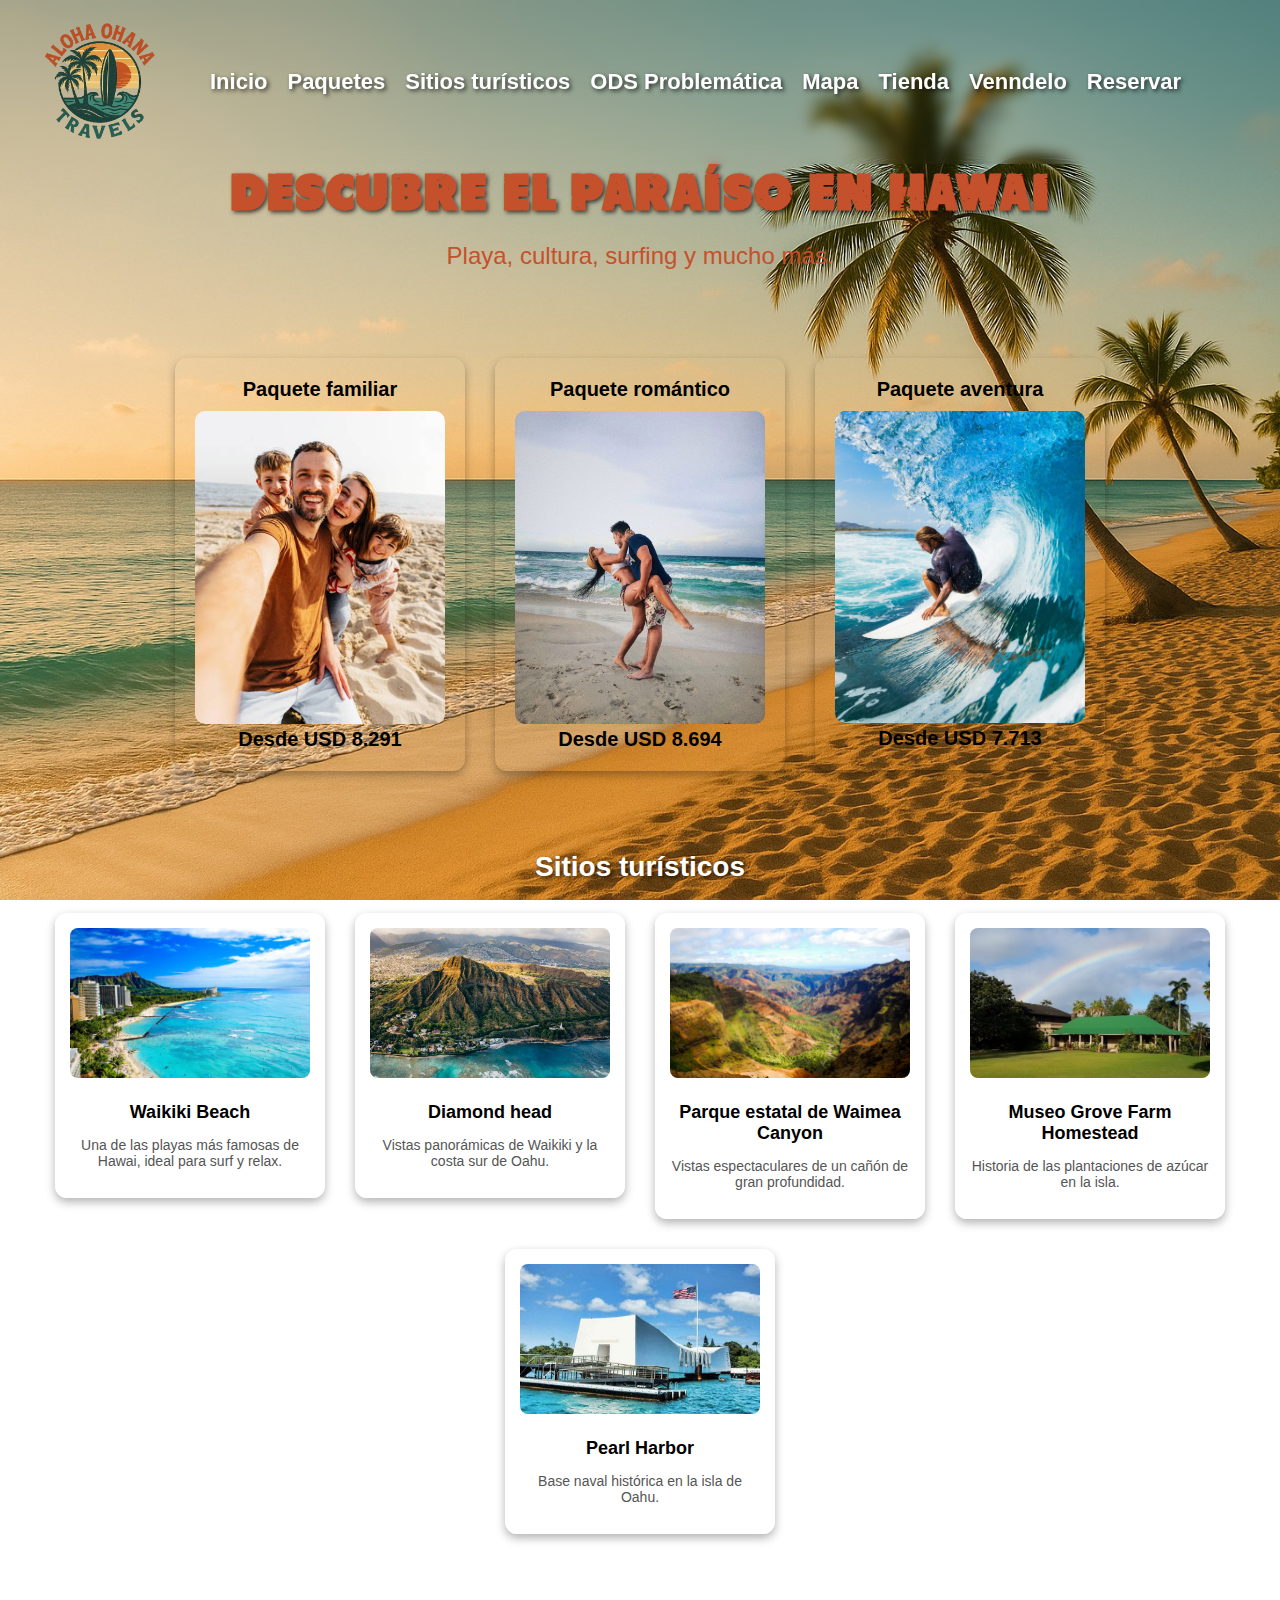
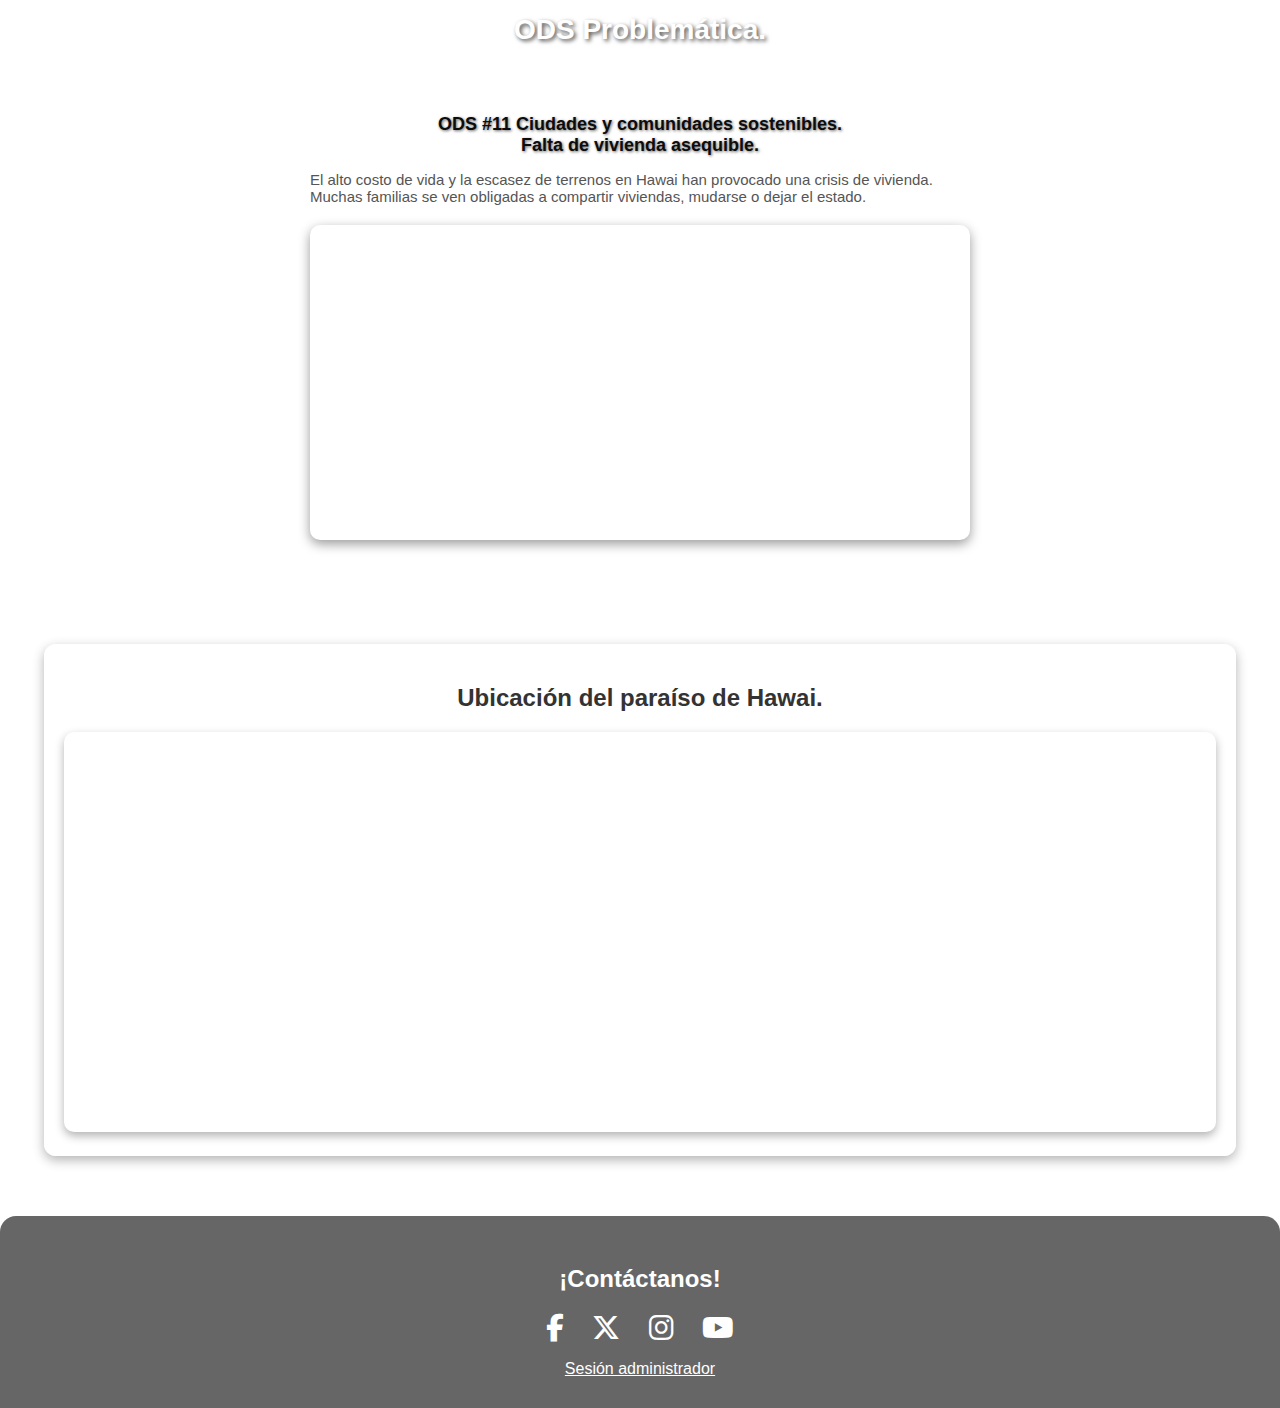
<file: index.html>
<!DOCTYPE html>
<html lang="es">
  <head>
    <meta charset="UTF-8" />
    <meta name="viewport" content="width=device-width, initial-scale=1.0" />
    <meta name="description" content="Explora Hawai con Aloha Ohana Travels: playas paradisíacas, cultura local y turismo sostenible. ¡Reserva ahora paquetes familiares, románticos y de aventura!">
    <link rel="icon" type="image/jpg" href="imagenes/logo_agencia.png"/>
    <title>Viajes a Hawai | Paquetes turísticos y turismo sostenible - Aloha Ohana Travels</title>
    <link rel="stylesheet" href="https://cdnjs.cloudflare.com/ajax/libs/font-awesome/6.5.0/css/all.min.css" />
    <link rel="stylesheet" href="estilos.css" />
    <style>/* Estilos para el menú hamburguesa */
      .menu-toggle {
        display: none;
        background: none;
        border: none;
        color: #333;
        font-size: 24px;
        cursor: pointer;
        padding: 10px;
      }
      
      @media (max-width: 768px) {
        .navbar {
          display: flex;
          justify-content: space-between;
          align-items: center;
          padding: 15px;
          position: relative;
        }
        
        .menu {
          display: none;
          flex-direction: column;
          width: 100%;
          position: absolute;
          top: 100%;
          left: 0;
          background-color: #fff;
          box-shadow: 0 2px 5px rgba(0,0,0,0.1);
          z-index: 1000;
        }
        
        .menu.active {
          display: flex;
        }
        
        .menu li {
          padding: 10px 15px;
          border-bottom: 1px solid #e83333;
        }
        
        .menu-toggle {
          display: block;
        }
      }
    </style>

  </head>

  <body>
    <div class="contenido">
      <nav class="navbar">
        <div class="logo">
          <img src="imagenes/logo_agencia.png" alt="Logo" />
        </div>

        <!-- Menú hamburguesa -->
        <button class="menu-toggle" aria-label="Abrir menú">
          <i class="fas fa-bars"></i>
        </button>

        <ul class="menu">
          <li><a href="#">Inicio</a></li>
          <li><a href="#">Paquetes</a></li>
          <li><a href="#sitios-turisticos">Sitios turísticos</a></li>
          <li><a href="#ods-problematica">ODS Problemática</a></li>
          <li><a href="#mapa">Mapa</a></li>
          <li><a href="http://alohatravels.free.nf/tienda/" target="_blank" rel="noopener noreferrer">Tienda</a></li>
          <li><a href="https://aloha-travels.venndelo.com/" target="_blank" rel="noopener noreferrer">Venndelo</a></li>
          <li><a href="formulario_reserva.html">Reservar</a></li>
        </ul>
      </nav>

      <h1 class="titulo-principal">Descubre el paraíso en Hawai</h1>
      <h2 class="subtitulo">Playa, cultura, surfing y mucho más.</h2>
      <h1 id="saludo"></h1>
      <script src="app.js"></script>

      <div class="contenedor-cajas">
        <a href="paquetes.html#familiar" class="link-caja">
          <div class="caja">
            <h3>Paquete familiar</h3>
            <img src="imagenes/familia.jpg" alt="Paquete familiar" class="imagen-paquete" />
            <h3> Desde USD 8.291</h3>
          </div>
        </a>
        <a href="paquetes.html#romantico" class="link-caja">
          <div class="caja">
            <h3>Paquete romántico</h3>
            <img src="imagenes/Pareja.jpg" alt="Paquete romántico" class="imagen-paquete" />
            <h3> Desde USD 8.694</h3>
          </div>
        </a>
        <a href="paquetes.html#aventura" class="link-caja">
          <div class="caja">
            <h3>Paquete aventura</h3>
            <img src="imagenes/aventura.jpg" alt="Paquete aventura" class="imagen-paquete" />
            <h3> Desde USD 7.713</h3>
          </div>
        </a>
      </div>

      <!-- Sección Sitios Turísticos -->
      <div class="seccion" id="sitios-turisticos">
        <a href="sitios_turisticos.html" class="titulo-seccion">
          <h2 class="titulo-seccion">Sitios turísticos</h2>
        </a>
        <div class="contenedor-destinos">
          <a href="sitios_turisticos.html#waikiki" class="link-caja">
            <div class="destino">
              <img src="imagenes/Wakiki-Beach.jpg" alt="Waikiki Beach" />
              <h3>Waikiki Beach</h3>
              <p>Una de las playas más famosas de Hawai, ideal para surf y relax.</p>
            </div>
          </a>
          <a href="sitios_turisticos.html#diamond-head" class="link-caja">
            <div class="destino">
              <img src="imagenes/diamond_head.jpg" alt="Diamond head" />
              <h3>Diamond head</h3>
              <p>Vistas panorámicas de Waikiki y la costa sur de Oahu.</p>
            </div>
          </a>
          <a href="sitios_turisticos.html#waimea" class="link-caja">
            <div class="destino">
              <img src="imagenes/waimea.jpg" alt="Waimea" />
              <h3>Parque estatal de Waimea Canyon</h3>
              <p>Vistas espectaculares de un cañón de gran profundidad.</p>
            </div>
          </a>
          <a href="sitios_turisticos.html#grove-farm" class="link-caja">
            <div class="destino">
              <img src="imagenes/museo.jpg" alt="museo" />
              <h3>Museo Grove Farm Homestead</h3>
              <p>Historia de las plantaciones de azúcar en la isla.</p>
            </div>
          </a>
          <a href="sitios_turisticos.html#pearl-harbor" class="link-caja">
            <div class="destino">
              <img src="imagenes/pearl.jpg" alt="Pearl Harbor" />
              <h3>Pearl Harbor</h3>
              <p>Base naval histórica en la isla de Oahu.</p>
            </div>
          </a>
        </div>
      </div>

      <!-- Sección ODS Problemática -->
      <div class="seccion" id="ods-problematica">
        <a href="problematica_ods.html" class="titulo-seccion">
          <h2 class="titulo-seccion">ODS Problemática.</h2>
        </a>
        <div class="contenido-ods">
          <h3 class="subtitulo-ods">ODS #11 Ciudades y comunidades sostenibles.<br>Falta de vivienda asequible.</h3>
          <p class="descripcion-ods">El alto costo de vida y la escasez de terrenos en Hawai han provocado una crisis de vivienda. Muchas familias se ven obligadas a compartir viviendas, mudarse o dejar el estado.</p>
          <div class="video-ods">
            <iframe width="100%" height="315" src="https://www.youtube.com/embed/dnVH5MnJ-pY" title="Video sobre ODS 11" frameborder="0" allowfullscreen></iframe>
          </div>
        </div>
      </div>
    </div>

    <!-- Sección mapa -->
    <div class="seccion-mapa" id="mapa">
      <h2 class="titulo-mapa">Ubicación del paraíso de Hawai.</h2>
      <div class="mapa-contenedor">
        <iframe 
          src="https://www.google.com/maps/embed?pb=!1m18!1m12!1m3!1d3716615.3662529364!2d-161.3797226804819!3d20.795775045948288!2m3!1f0!2f0!3f0!3m2!1i1024!2i768!4f13.1!3m3!1m2!1s0x7955089e27618cfb%3A0x7b01c8b4e6c295fa!2sHaw%C3%A1i%2C%20EE.%20UU.!5e0!3m2!1ses-419!2spe!4v1716837101931!5m2!1ses-419!2spe" 
          width="100%" 
          height="400" 
          style="border:0;" 
          allowfullscreen="" 
          loading="lazy" 
          referrerpolicy="no-referrer-when-downgrade">
        </iframe>
      </div>
    </div>

    <footer class="footer" id="contacto">
      <h2 class="footer-titulo">¡Contáctanos!</h2>
      <div class="redes-sociales">
        <a href="#"><i class="fab fa-facebook-f"></i></a>
        <a href="#"><i class="fab fa-x-twitter"></i></a>
        <a href="#"><i class="fab fa-instagram"></i></a>
        <a href="#"><i class="fab fa-youtube"></i></a>
      </div>
      <div style="text-align:center; margin-top: 15px;">
        <a href="login.php" style="color: white;">Sesión administrador</a>
      </div>
    </footer>

    <!-- JavaScript menú hamburguesa -->
   <script>
      // JavaScript para el menú hamburguesa
      document.addEventListener('DOMContentLoaded', function() {
        const menuToggle = document.querySelector('.menu-toggle');
        const menu = document.querySelector('.menu');
        
        menuToggle.addEventListener('click', function() {
          menu.classList.toggle('active');
        });
        
        // Cerrar el menú al hacer clic en un enlace (opcional)
        const menuLinks = document.querySelectorAll('.menu a');
        menuLinks.forEach(link => {
          link.addEventListener('click', function() {
            menu.classList.remove('active');
          });
        });
      });
    </script>
  </body>
</html>
</file>
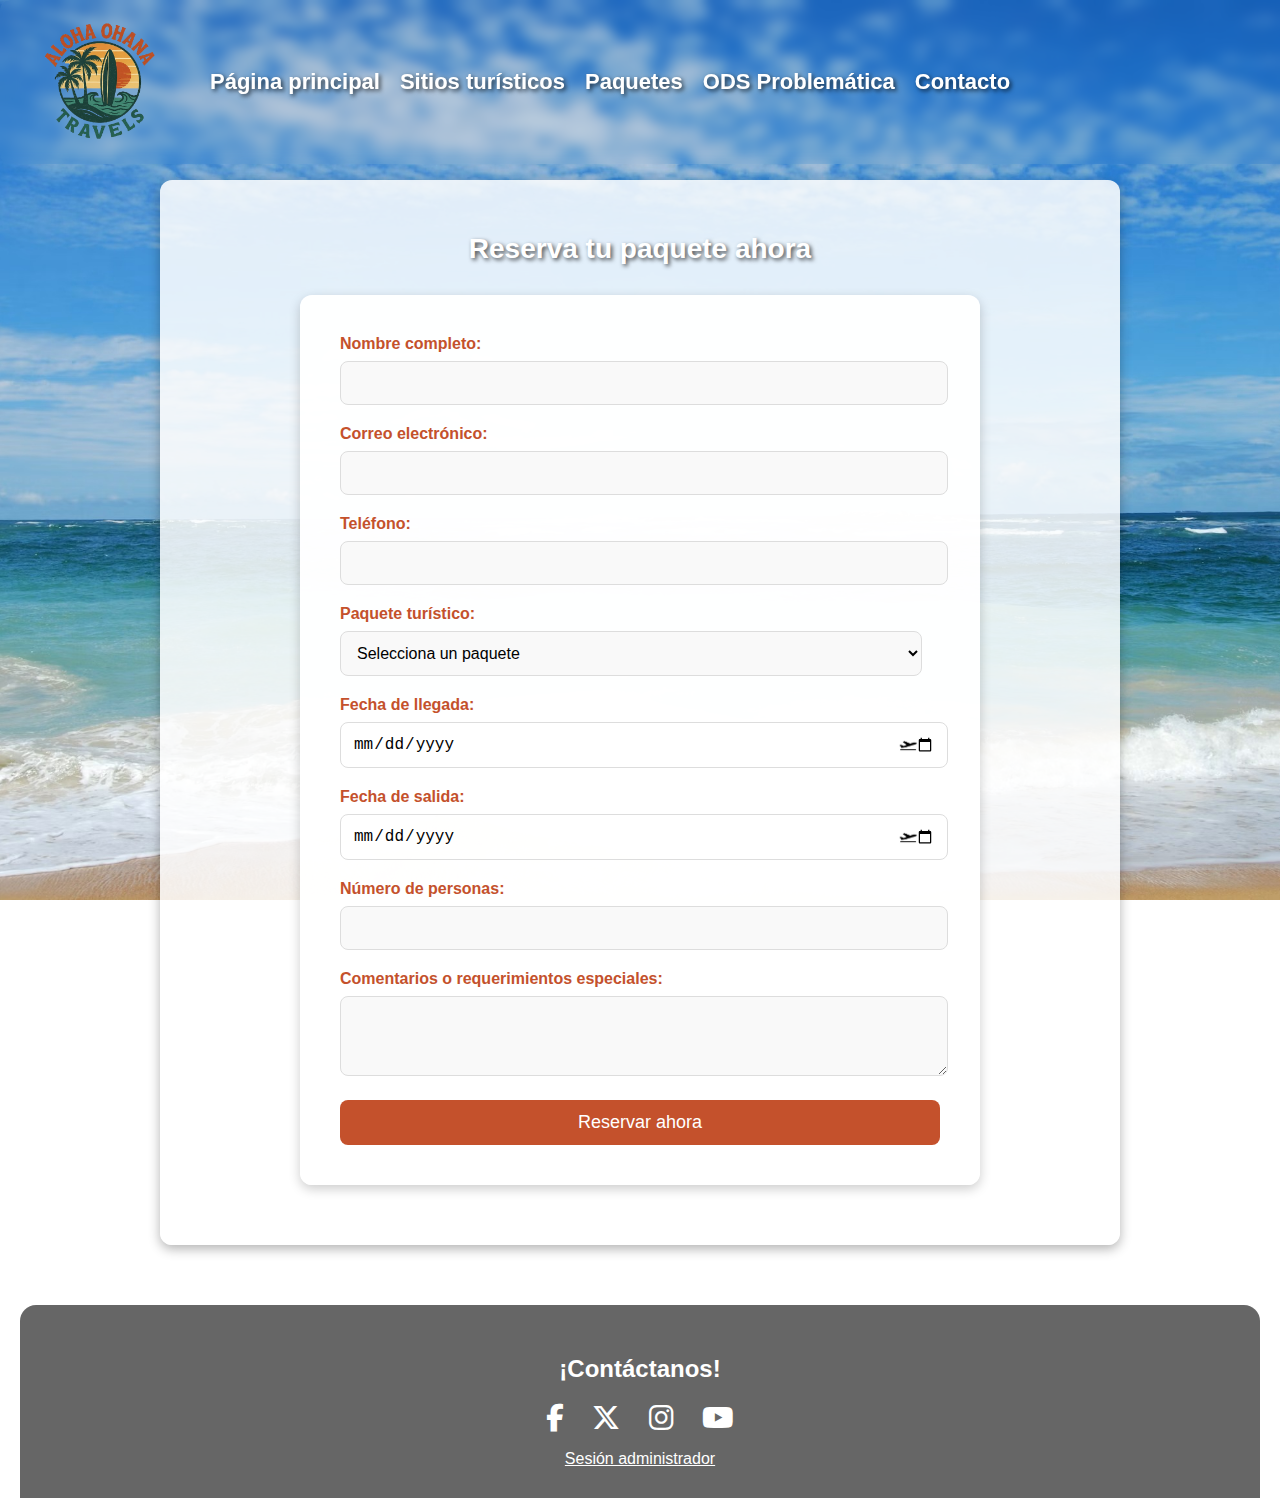
<file: formulario_reserva.html>
<!DOCTYPE html>
<html lang="es">
<head>
  <meta charset="UTF-8" />
  <meta name="viewport" content="width=device-width, initial-scale=1.0" />
  <title>Formulario para reserva de tu magnífico viaje a Hawai</title>
  <link rel="stylesheet" href="https://cdnjs.cloudflare.com/ajax/libs/font-awesome/6.5.0/css/all.min.css" /> <!-- Para poder ver los iconos de redes sociales en el footer -->
  <link rel="stylesheet" href="estilos.css" />
  <link rel="stylesheet" href="estilos_formulario.css" />    <!-- Estilos solo para esta página, donde está el formulario-->
</head>
<body class="pagina-secundaria">

  <!-- Barra de navegación igual que en la página principal -->

  <div class="contenido">
      <nav class="navbar">
        <div class="logo">
          <img src="imagenes/logo_agencia.png" alt="Logo" />
        </div>
        <ul class="menu">
          <li><a href="index.html">Página principal</a></li> <!-- Redirige al archivo "index.html", es decir, la página de inicio -->
          <li><a href="index.html#sitios-turisticos">Sitios turísticos</a></li> <!-- Redirige al archivo "index.html" y hace scroll hasta el elemento con id="sitios-turisticos" -->
          <li><a href="paquetes.html">Paquetes</a></li> <!-- Redirige a la página "paquetes.html" -->
          <li><a href="index.html#ods-problematica">ODS Problemática</a></li> <!-- Redirige al archivo "index.html" y hace scroll hasta el elemento con id="ods-problematica" -->
          <li><a href="#contacto">Contacto</a></li>        
        </ul>
      </nav>

    <section class="seccion-paquete">
  <h2 class="titulo-seccion">Reserva tu paquete ahora</h2>




  
  <form id="formulario-reserva" class="formulario-reserva" action="formulario.php" method="POST">
    <!-- Datos personales -->
    <div class="grupo-formulario">
      <label for="nombre">Nombre completo:</label>
      <input type="text" id="nombre" name="nombre" required>
    </div>

    <div class="grupo-formulario">
      <label for="email">Correo electrónico:</label>
      <input type="email" id="email" name="email" required>
    </div>

    <div class="grupo-formulario">
      <label for="telefono">Teléfono:</label>
      <input type="tel" id="telefono" name="telefono">
    </div>

    <!-- Selección de paquete -->
    <div class="grupo-formulario">
      <label for="paquete">Paquete turístico:</label>
      <select id="paquete" name="paquete" required>
        <option value="">Selecciona un paquete</option>
        <option value="familiar">Paquete Familiar (USD 8,291)</option>
        <option value="romantico">Paquete Romántico (USD 8,694)</option>
        <option value="aventura">Paquete Aventura (USD 7,713)</option>
      </select>
    </div>

    <!-- Calendario para fechas -->
    <div class="grupo-formulario">
      <label for="fecha-llegada">Fecha de llegada:</label>
      <input type="date" id="fecha-llegada" name="fecha-llegada" required min="2024-06-01">
    </div>

    <div class="grupo-formulario">
      <label for="fecha-salida">Fecha de salida:</label>
      <input type="date" id="fecha-salida" name="fecha-salida" required>
    </div>

    <!-- Número de personas -->
    <div class="grupo-formulario">
      <label for="personas">Número de personas:</label>
      <input type="number" id="personas" name="personas" min="1" max="10" required>
    </div>

    <!-- Comentarios adicionales -->
    <div class="grupo-formulario">
      <label for="comentarios">Comentarios o requerimientos especiales:</label>
      <textarea id="comentarios" name="comentarios" rows="3"></textarea>
    </div>

    <!-- Botón de envío -->
    <button type="submit" class="boton-reserva">Reservar ahora</button>
  </form>
 </section>

    <footer class="footer" id="contacto">
        <h2 class="footer-titulo">¡Contáctanos!</h2>
        <div class="redes-sociales">
            <a href="#" aria-label="Facebook"><i class="fab fa-facebook-f"></i></a>
            <a href="#" aria-label="X"><i class="fab fa-x-twitter"></i></a>
            <a href="#" aria-label="Instagram"><i class="fab fa-instagram"></i></a>
            <a href="#" aria-label="YouTube"><i class="fab fa-youtube"></i></a>
            </div>
        <div style="text-align:center; margin-top: 15px;">
            <a href="login.php" style="color: white;">Sesión administrador</a>
        </div>
    </footer>

 </body>
 </html>
</file>
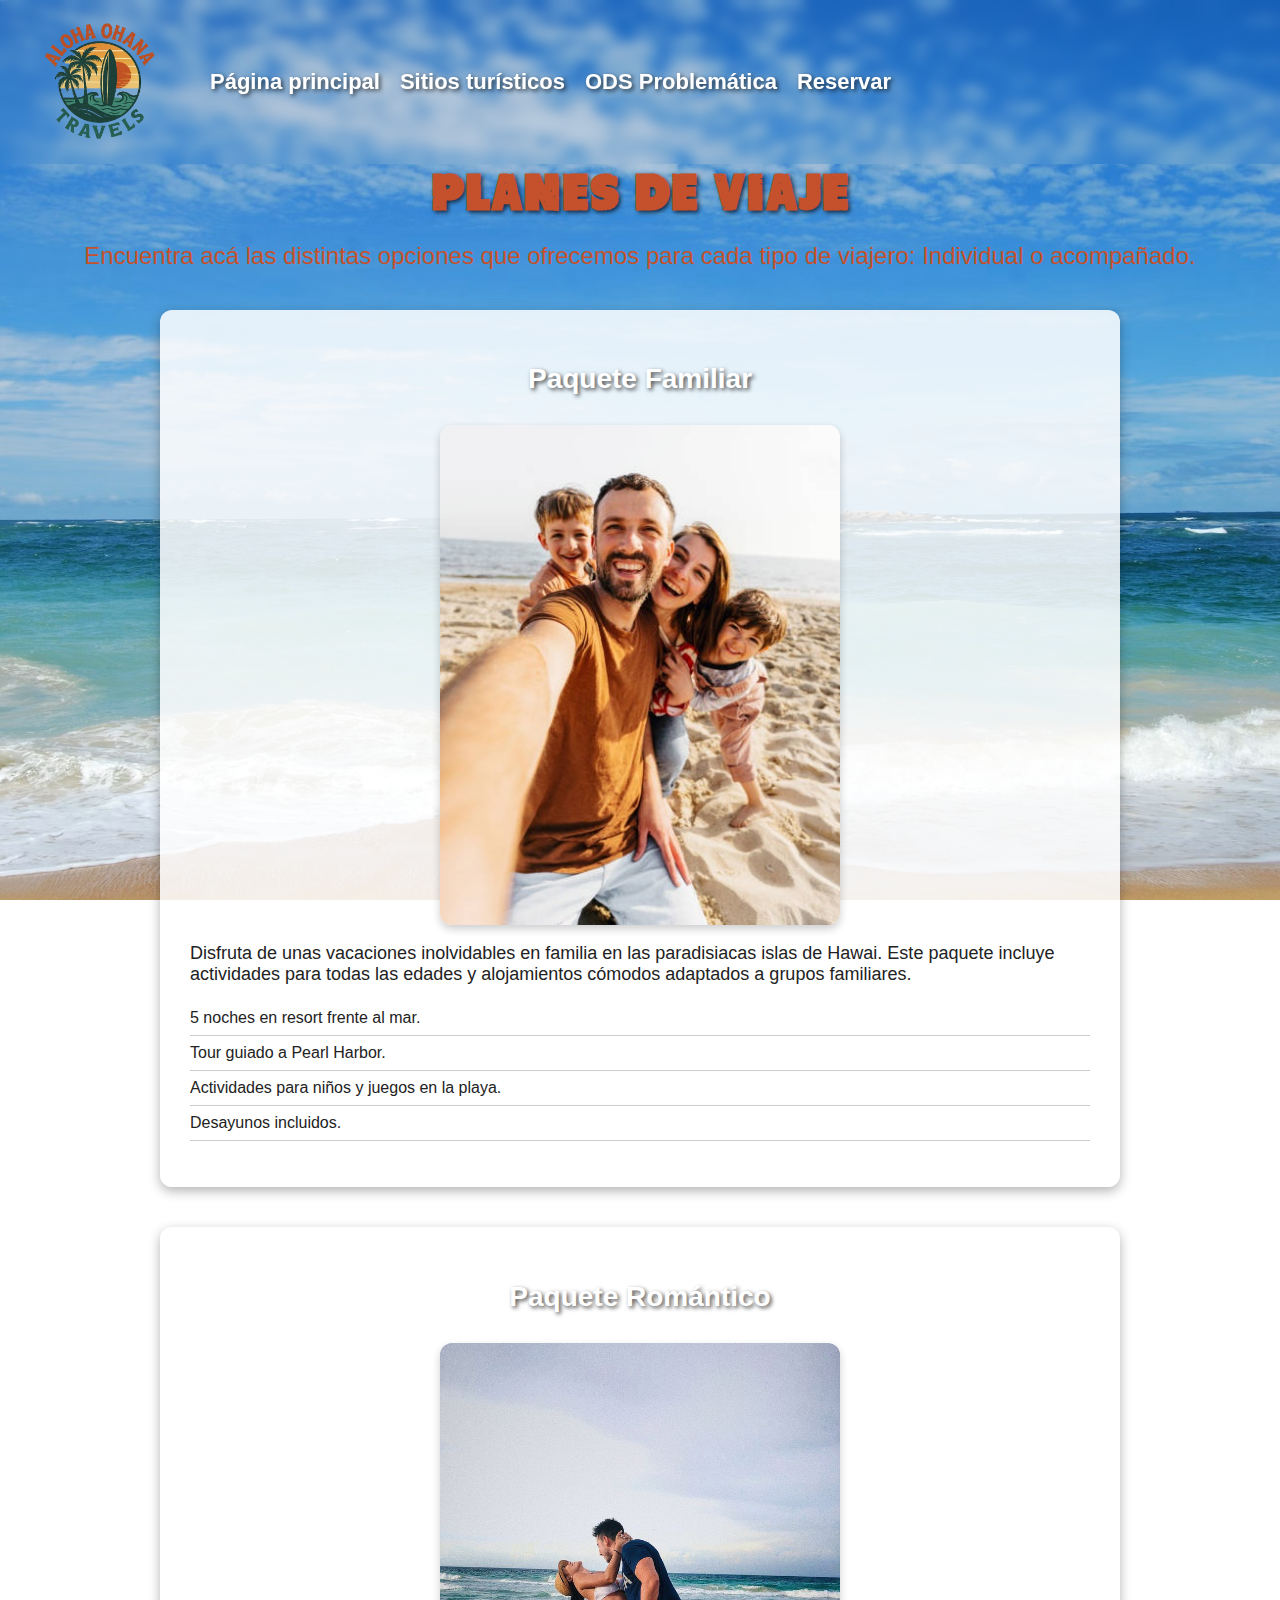
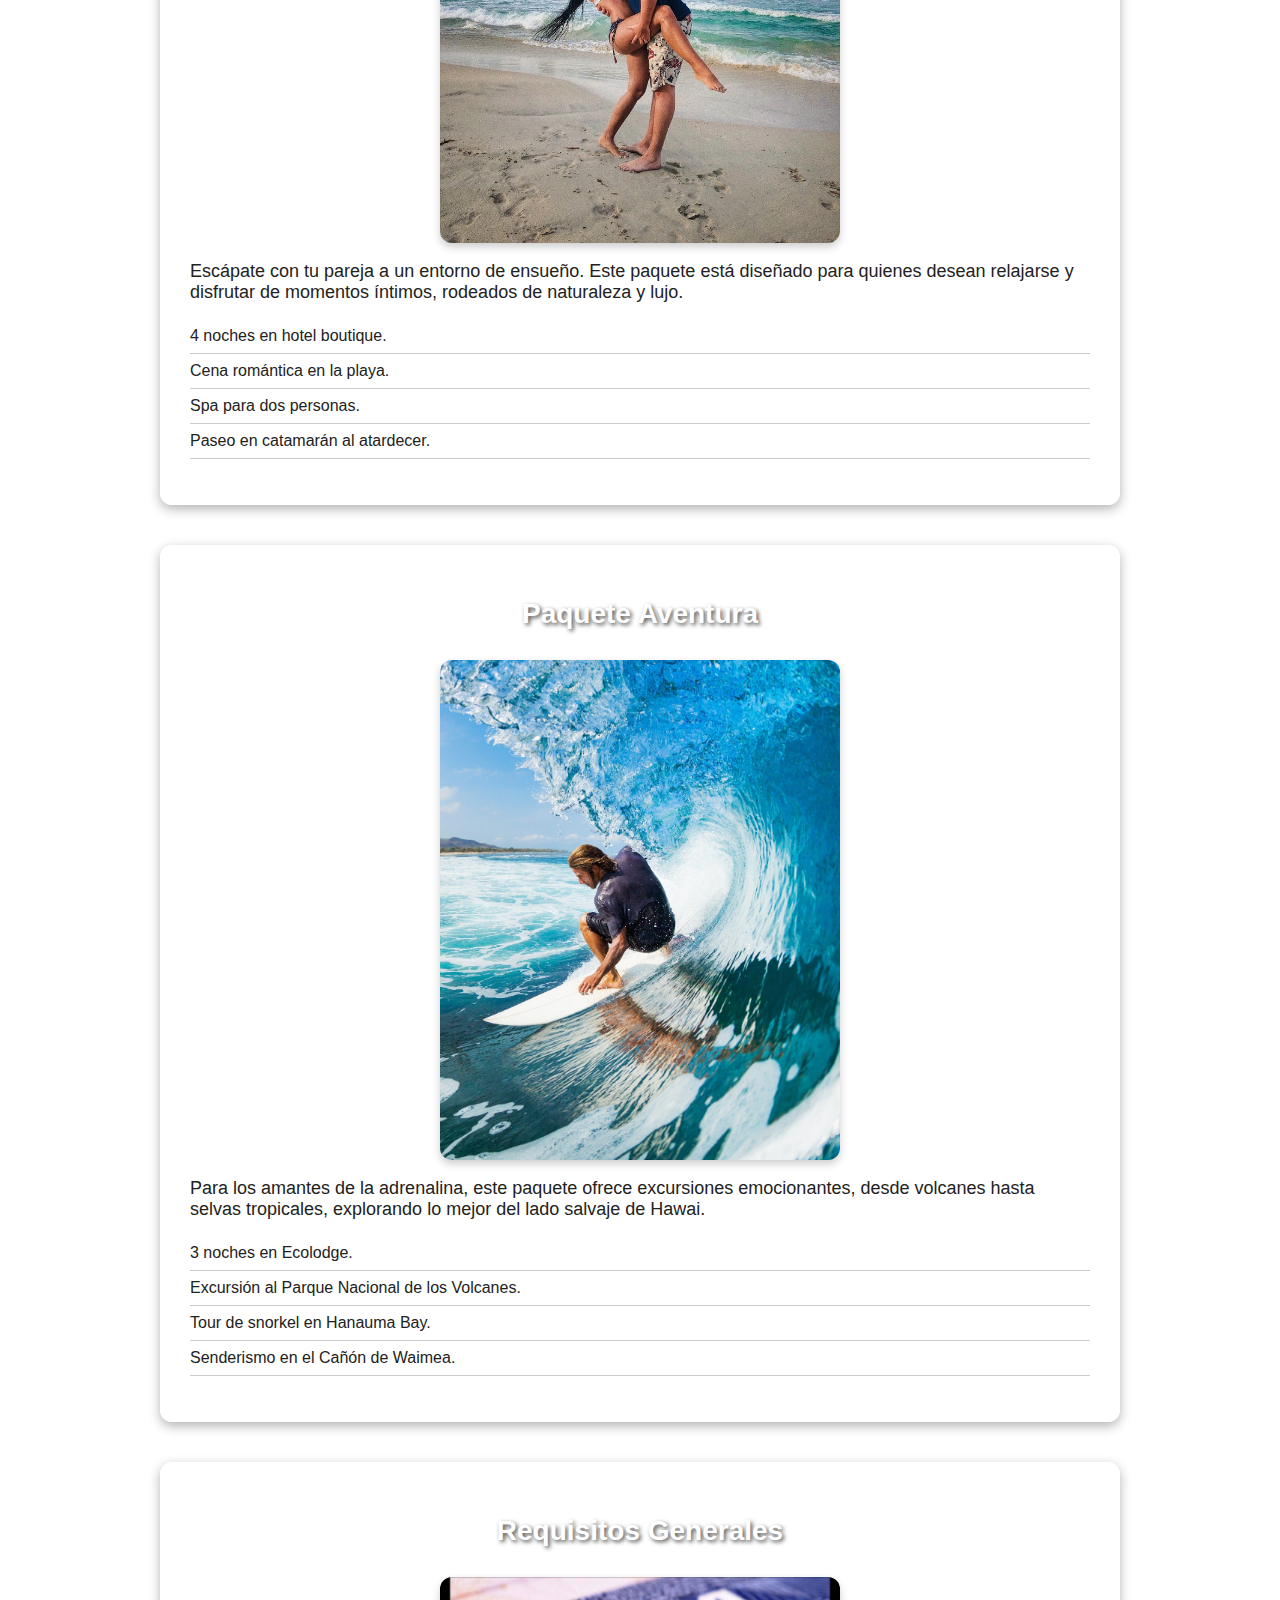
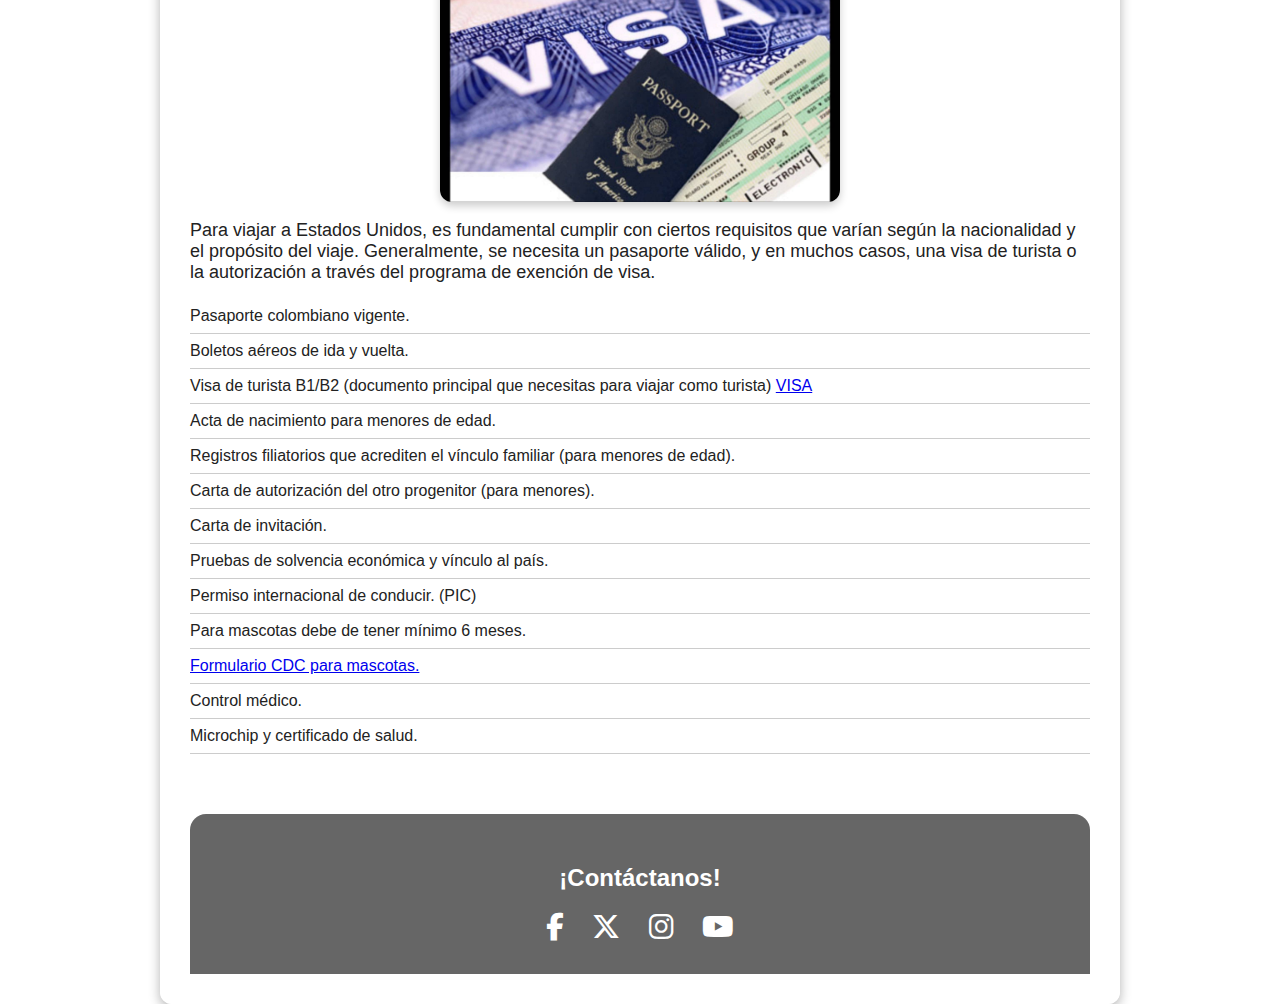
<file: paquetes.html>
<!DOCTYPE html>
<html lang="es">
<head>
  <meta charset="UTF-8" />
  <meta name="viewport" content="width=device-width, initial-scale=1.0" />
  <meta name="description" content="Descubre los paquetes turísticos de Aloha Ohana Travels para vivir Hawai a tu manera: familiar, romántica o de aventura, con actividades únicas y alojamientos ideales.">
  <link rel="icon" type="image/jpg" href="imagenes/logo_agencia.png"/>
  <title>Paquetes turísticos a Hawai | Ofertas familiares, románticas y de aventura</title>
  <link rel="stylesheet" href="https://cdnjs.cloudflare.com/ajax/libs/font-awesome/6.5.0/css/all.min.css" />
  <link rel="stylesheet" href="estilos.css" />  
</head>
<body class="pagina-secundaria">
  

  <!-- Barra de navegación igual que en la página principal -->

  <div class="contenido">
      <nav class="navbar">
        <div class="logo">
          <img src="imagenes/logo_agencia.png" alt="Logo" />
        </div>
        <ul class="menu">
          <li><a href="index.html">Página principal</a></li> <!-- Redirige al archivo "index.html", es decir, la página de inicio -->
          <li><a href="index.html#sitios-turisticos">Sitios turísticos</a></li> <!-- Redirige al archivo "index.html" y hace scroll hasta el elemento con id="sitios-turisticos" -->
          <li><a href="index.html#ods-problematica">ODS Problemática</a></li> <!-- Redirige al archivo "index.html" y hace scroll hasta el elemento con id="ods-problematica" -->
          <li><a href="formulario_reserva.html">Reservar</a></li>
        </ul>
      </nav>

  <!-- Contenido de la página destino -->
  <div>
    <h1 class="titulo-principal">planes de viaje</h1>
    <p class="subtitulo">Encuentra acá las distintas opciones que ofrecemos para cada tipo de viajero: Individual o acompañado.</p>
  </div>





  <!-- Sección del Paquete Familiar -->
<section class="seccion-paquete" id="familiar"> <!-- Contenedor de toda la sección del paquete -->
  <h2 class="titulo-seccion">Paquete Familiar</h2> <!-- Título del paquete -->

  <!-- Imagen representativa del paquete -->
  <img src="imagenes/familia.jpg" alt="Paquete familiar" class="imagen-contenedor">

  <!-- Descripción general del paquete -->
  <p class="descripcion-paquete">
    Disfruta de unas vacaciones inolvidables en familia en las paradisiacas islas de Hawai. 
    Este paquete incluye actividades para todas las edades y alojamientos cómodos adaptados a grupos familiares.
  </p>

  <!-- Lista de servicios incluidos -->
  <ul class="lista-incluye">
    <li>5 noches en resort frente al mar.</li>
    <li>Tour guiado a Pearl Harbor.</li>
    <li>Actividades para niños y juegos en la playa.</li>
    <li>Desayunos incluidos.</li>
  </ul>
</section>

<!-- Sección del Paquete Romántico -->
<section class="seccion-paquete" id="romantico">
  <h2 class="titulo-seccion">Paquete Romántico</h2>
  <img src="imagenes/Pareja.jpg" alt="Paquete romántico" class="imagen-contenedor">
  <p class="descripcion-paquete">
    Escápate con tu pareja a un entorno de ensueño. Este paquete está diseñado para quienes desean relajarse 
    y disfrutar de momentos íntimos, rodeados de naturaleza y lujo.
  </p>
  <ul class="lista-incluye">
    <li>4 noches en hotel boutique.</li>
    <li>Cena romántica en la playa.</li>
    <li>Spa para dos personas.</li>
    <li>Paseo en catamarán al atardecer.</li>
  </ul>
</section>

<!-- Sección del Paquete Aventura -->
<section class="seccion-paquete" id="aventura">
  <h2 class="titulo-seccion">Paquete Aventura</h2>
  <img src="imagenes/aventura.jpg" alt="Paquete aventura" class="imagen-contenedor">
  <p class="descripcion-paquete">
    Para los amantes de la adrenalina, este paquete ofrece excursiones emocionantes, 
    desde volcanes hasta selvas tropicales, explorando lo mejor del lado salvaje de Hawai.
  </p>
  <ul class="lista-incluye">
    <li>3 noches en Ecolodge.</li>
    <li>Excursión al Parque Nacional de los Volcanes.</li>
    <li>Tour de snorkel en Hanauma Bay.</li>
    <li>Senderismo en el Cañón de Waimea.</li>
  </ul>
</section>

<!-- terminos y condiciones -->
<section class="seccion-paquete">
  <h2 class="titulo-seccion">Requisitos Generales </h2>
  <img src="imagenes/requisitos.jpg" alt="requisitos Generales" class="imagen-contenedor">
  <p class="descripcion-paquete">
    Para viajar a Estados Unidos, es fundamental cumplir con ciertos requisitos que varían según la nacionalidad y el propósito del viaje. Generalmente, se necesita un pasaporte válido, y en muchos casos, una visa de turista o la autorización a través del programa de exención de visa.
  </p>
  <ul class="lista-incluye">
    <li>Pasaporte colombiano vigente.</li>
    <li>Boletos aéreos de ida y vuelta.</li>
    <li>Visa de turista B1/B2  (documento principal que necesitas para viajar como turista) <a href="https://co.usembassy.gov/es/visas-es/" target="_blank" rel="noopener noreferrer">VISA</a></li>
    <li>Acta de nacimiento para menores de edad.</li>
    <li>Registros filiatorios que acrediten el vínculo familiar (para menores de edad).</li>
    <li>Carta de autorización del otro progenitor (para menores).</li>
    <li>Carta de invitación.</li>
    <li>Pruebas de solvencia económica y vínculo al país.</li>
    <li>Permiso internacional de conducir. (PIC)</li>
    <li>Para mascotas debe de tener mínimo 6 meses.</li>
    <li><a href="https://www.aacargo.com/learn/animals.html" target="_blank" rel="noopener noreferrer">Formulario CDC para mascotas. </a> </li>
    <li>Control médico. </li>
    <li>Microchip y certificado de salud. </li>
  </ul>

         <footer class="footer" id="contacto">
            <h2 class="footer-titulo">¡Contáctanos!</h2>
              <div class="redes-sociales">
                <a href="#" aria-label="Facebook"><i class="fab fa-facebook-f"></i></a>
                <a href="#" aria-label="X"><i class="fab fa-x-twitter"></i></a>
                <a href="#" aria-label="Instagram"><i class="fab fa-instagram"></i></a>
                <a href="#" aria-label="YouTube"><i class="fab fa-youtube"></i></a>
              </div>
          </footer>
  

</body>
</html>
</file>
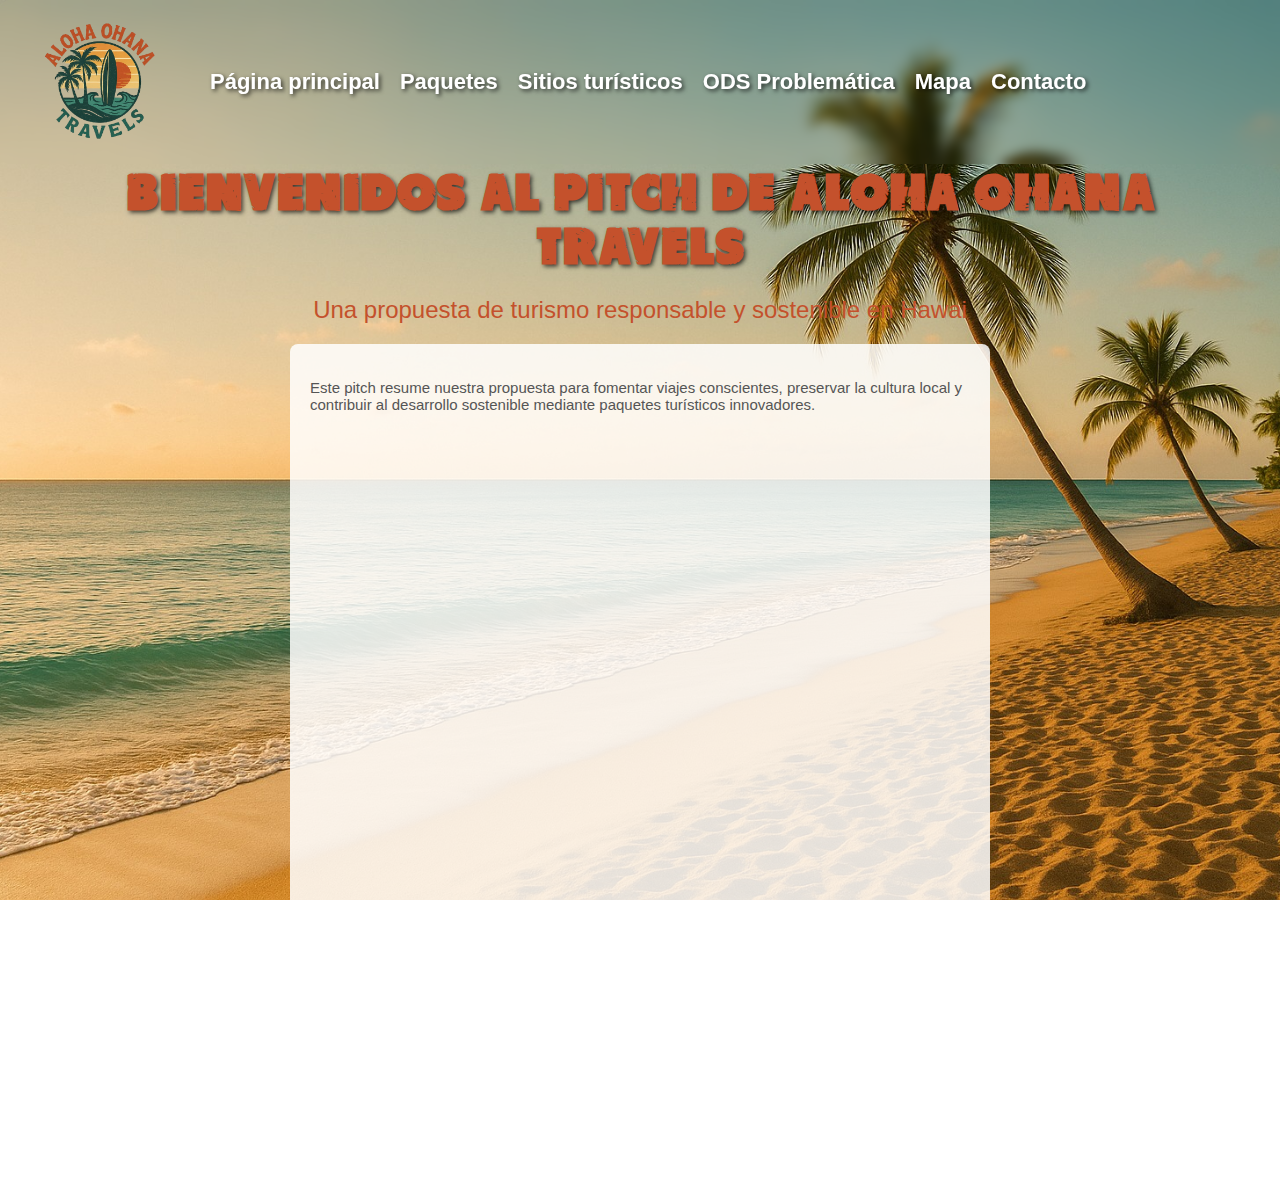
<file: pitch.html>
<!DOCTYPE html>
<html lang="es">

<head>
    <meta charset="UTF-8" />
    <meta name="viewport" content="width=device-width, initial-scale=1.0" />
    <meta name="description" content="Pitch de Aloha Ohana Travels: descubre cómo el turismo sostenible puede transformar Hawai, promoviendo conciencia ambiental, cultura local y desarrollo social.">
    <link rel="icon" type="image/jpg" href="imagenes/logo_agencia.png"/>
    <title>Pitch Aloha Ohana travels</title>
    <link rel="stylesheet" href="estilos.css" />
</head>

<body>
    <div class="contenido">
        <nav class="navbar">
            <div class="logo">
                <img src="imagenes/logo_agencia.png" alt="Logo" />
            </div>
            <ul class="menu">
                <li><a href="index.html">Página principal</a></li>
                <!-- Redirige al archivo "index.html", es decir, la página de inicio -->
                <li><a href="#">Paquetes</a></li>
                <li><a href="#sitios-turisticos">Sitios turísticos</a></li>
                <li><a href="#ods-problematica">ODS Problemática</a></li>
                <li><a href="#mapa">Mapa</a></li>
                <li><a href="#contacto">Contacto</a></li>
            </ul>
        </nav>

        <h1 class="titulo-principal">Bienvenidos al pitch de Aloha Ohana Travels</h1>
        <h2 class="subtitulo">Una propuesta de turismo responsable y sostenible en Hawai</h2>

        <!-- Sección de contenido -->
        <div class="contenido-ods">
            <p class="descripcion-ods">
                Este pitch resume nuestra propuesta para fomentar viajes conscientes, preservar la cultura local y
                contribuir al desarrollo sostenible mediante paquetes turísticos innovadores.
            </p>

            <!-- Video pitch -->
            <div class="video-centrado">
                <iframe width="410" 
                        height="730" 
                        src="https://www.youtube.com/embed/cUmwVBhahNI" 
                        title="Elevator Pitch"
                        frameborder="0"
                        allow="accelerometer; autoplay; clipboard-write; encrypted-media; gyroscope; picture-in-picture; web-share"
                        referrerpolicy="strict-origin-when-cross-origin" 
                        allowfullscreen>
                </iframe>
            </div>
        </div>
    </div>
</body>
</html>
</file>
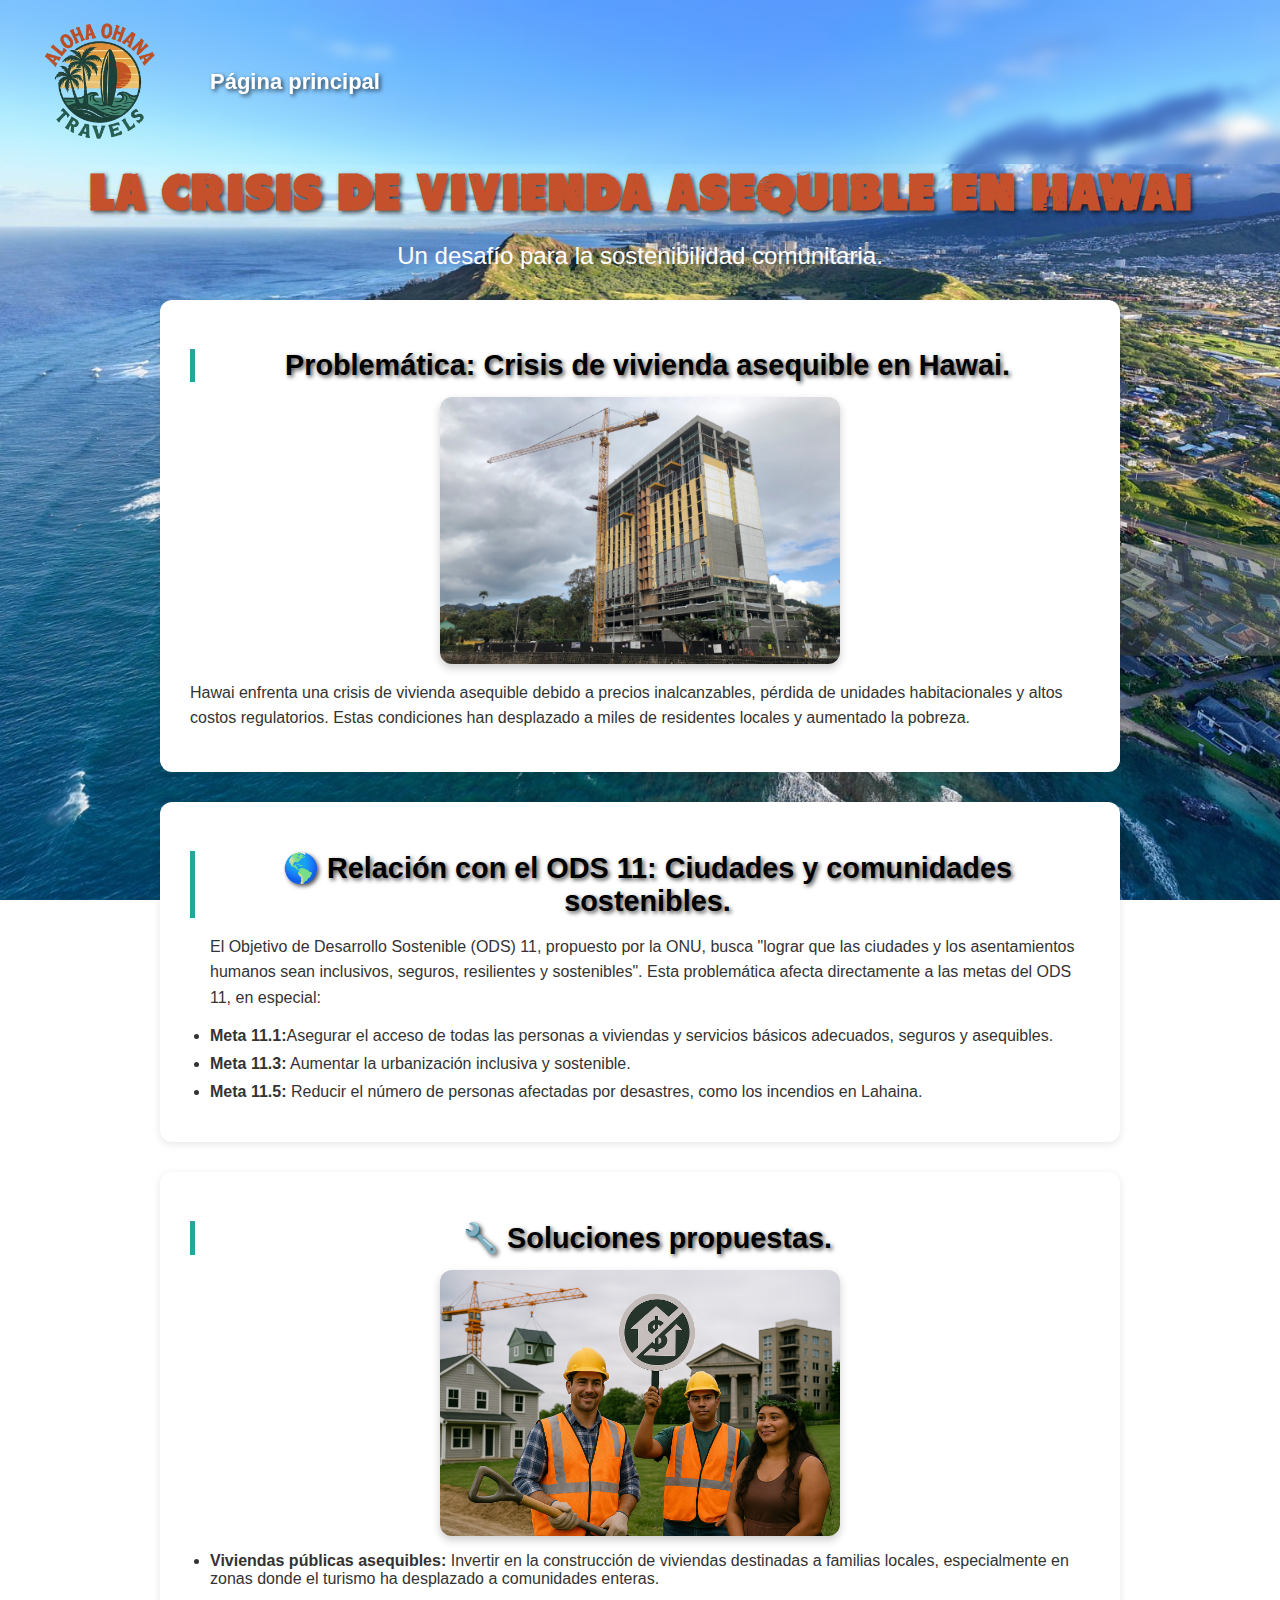
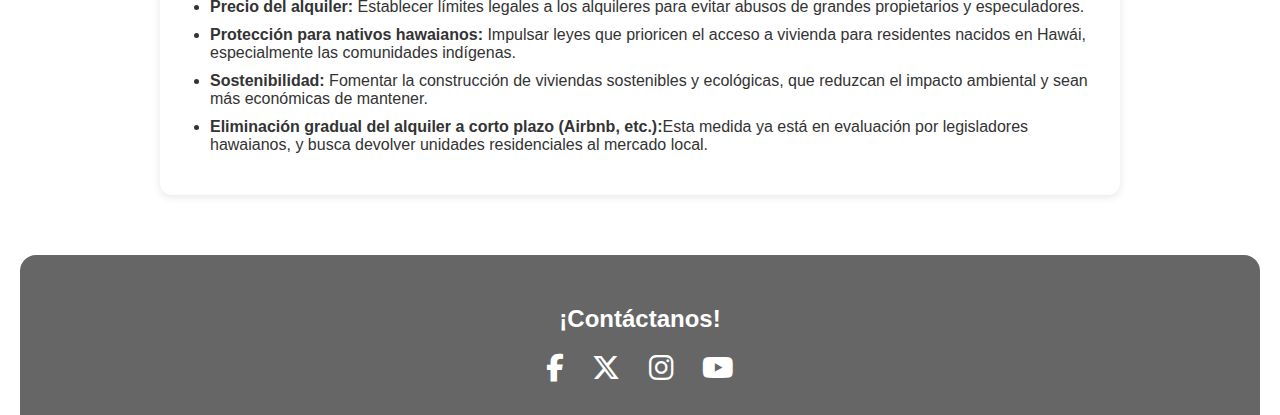
<file: problematica_ods.html>
<!DOCTYPE html>
<html lang="es">
<head>
  <meta charset="UTF-8" />
  <meta name="viewport" content="width=device-width, initial-scale=1.0" />
  <meta name="description" content="Conoce cómo la crisis de vivienda en Hawai se relaciona con el ODS 11. Aloha Ohana Travels promueve el turismo sostenible y comunidades resilientes.">
  <link rel="icon" type="image/jpg" href="imagenes/logo_agencia.png"/>
  <title>Turismo sostenible en Hawai: Soluciones a la crisis de vivienda (ODS 11)</title>
  <link rel="stylesheet" href="https://cdnjs.cloudflare.com/ajax/libs/font-awesome/6.5.0/css/all.min.css" />
  <link rel="stylesheet" href="estilos.css" />  
</head>
<body class="pagina-ods">

  <!-- Barra de navegación igual que en la página principal -->

  <div class="contenido">
      <nav class="navbar">
        <div class="logo">
          <img src="imagenes/logo_agencia.png" alt="Logo" />
        </div>
        <ul class="menu">
          <li><a href="index.html">Página principal</a></li> <!-- Redirige al archivo "index.html", es decir, la página de inicio -->
        </ul>
      </nav>

  <!-- Contenido de la página destino -->
  <div>
    <h1 class="titulo-principal">La crisis de vivienda asequible en Hawai</h1>
    <p class="subtitulo">Un desafío para la sostenibilidad comunitaria.</p>
  </div>

  <div class="contenedor-crisis">

    <!-- Sección: Problemática -->
    <section class="seccion-crisis">
      <h2 class="titulo-seccion">Problemática: Crisis de vivienda asequible en Hawai.</h2>
      <img src="imagenes/crisis.avif" alt="Crisis de vivienda en Hawái" class="imagen-contenedor"/>
      <p class="descripcion-crisis">
        Hawai enfrenta una crisis de vivienda asequible debido a precios inalcanzables, pérdida de unidades habitacionales
        y altos costos regulatorios. Estas condiciones han desplazado a miles de residentes locales y aumentado la pobreza.   </p>
    </section>

    <!-- Sección: Relación con los ODS -->
    <section class="seccion-ods">
      <h2 class="titulo-seccion">🌎 Relación con el ODS 11: Ciudades y comunidades sostenibles.</h2>
      <ul class="lista-ods">
      <p>El Objetivo de Desarrollo Sostenible (ODS) 11, propuesto por la ONU, busca "lograr que las ciudades y los asentamientos humanos sean inclusivos, seguros, resilientes y sostenibles".

Esta problemática afecta directamente a las metas del ODS 11, en especial:</p>
        <li><strong>Meta 11.1:</strong>Asegurar el acceso de todas las personas a viviendas y servicios básicos adecuados, seguros y asequibles.</li>
        <li><strong>Meta 11.3:</strong> Aumentar la urbanización inclusiva y sostenible.</li>
        <li><strong>Meta 11.5:</strong> Reducir el número de personas afectadas por desastres, como los incendios en Lahaina.</li>
      </ul>
    </section>

    <!-- Sección: Soluciones propuestas -->
    <section class="seccion-soluciones">
      <h2 class="titulo-seccion">🔧 Soluciones propuestas.</h2>
      <img src="imagenes/soluciones.png" alt="Imagen solucion vivienda" class="imagen-contenedor">
      <ul class="lista-soluciones">
        <li><strong>Viviendas públicas asequibles:</strong> Invertir en la construcción de viviendas destinadas a familias locales, especialmente en zonas donde el turismo ha desplazado a comunidades enteras.</li>
        <li><strong>Precio del alquiler:</strong> Establecer límites legales a los alquileres para evitar abusos de grandes propietarios y especuladores.</li>
        <li><strong>Protección para nativos hawaianos:</strong> Impulsar leyes que prioricen el acceso a vivienda para residentes nacidos en Hawái, especialmente las comunidades indígenas.</li>
        <li><strong>Sostenibilidad:</strong> Fomentar la construcción de viviendas sostenibles y ecológicas, que reduzcan el impacto ambiental y sean más económicas de mantener.</li>
        <li><strong>Eliminación gradual del alquiler a corto plazo (Airbnb, etc.):</strong>Esta medida ya está en evaluación por legisladores hawaianos, y busca devolver unidades residenciales al mercado local.</li>
      </ul>
    </section>

  </div>
         <footer class="footer" id="contacto">
            <h2 class="footer-titulo">¡Contáctanos!</h2>
              <div class="redes-sociales">
                <a href="#" aria-label="Facebook"><i class="fab fa-facebook-f"></i></a>
                <a href="#" aria-label="X"><i class="fab fa-x-twitter"></i></a>
                <a href="#" aria-label="Instagram"><i class="fab fa-instagram"></i></a>
                <a href="#" aria-label="YouTube"><i class="fab fa-youtube"></i></a>
              </div>
          </footer>

</body>
</html>
</file>
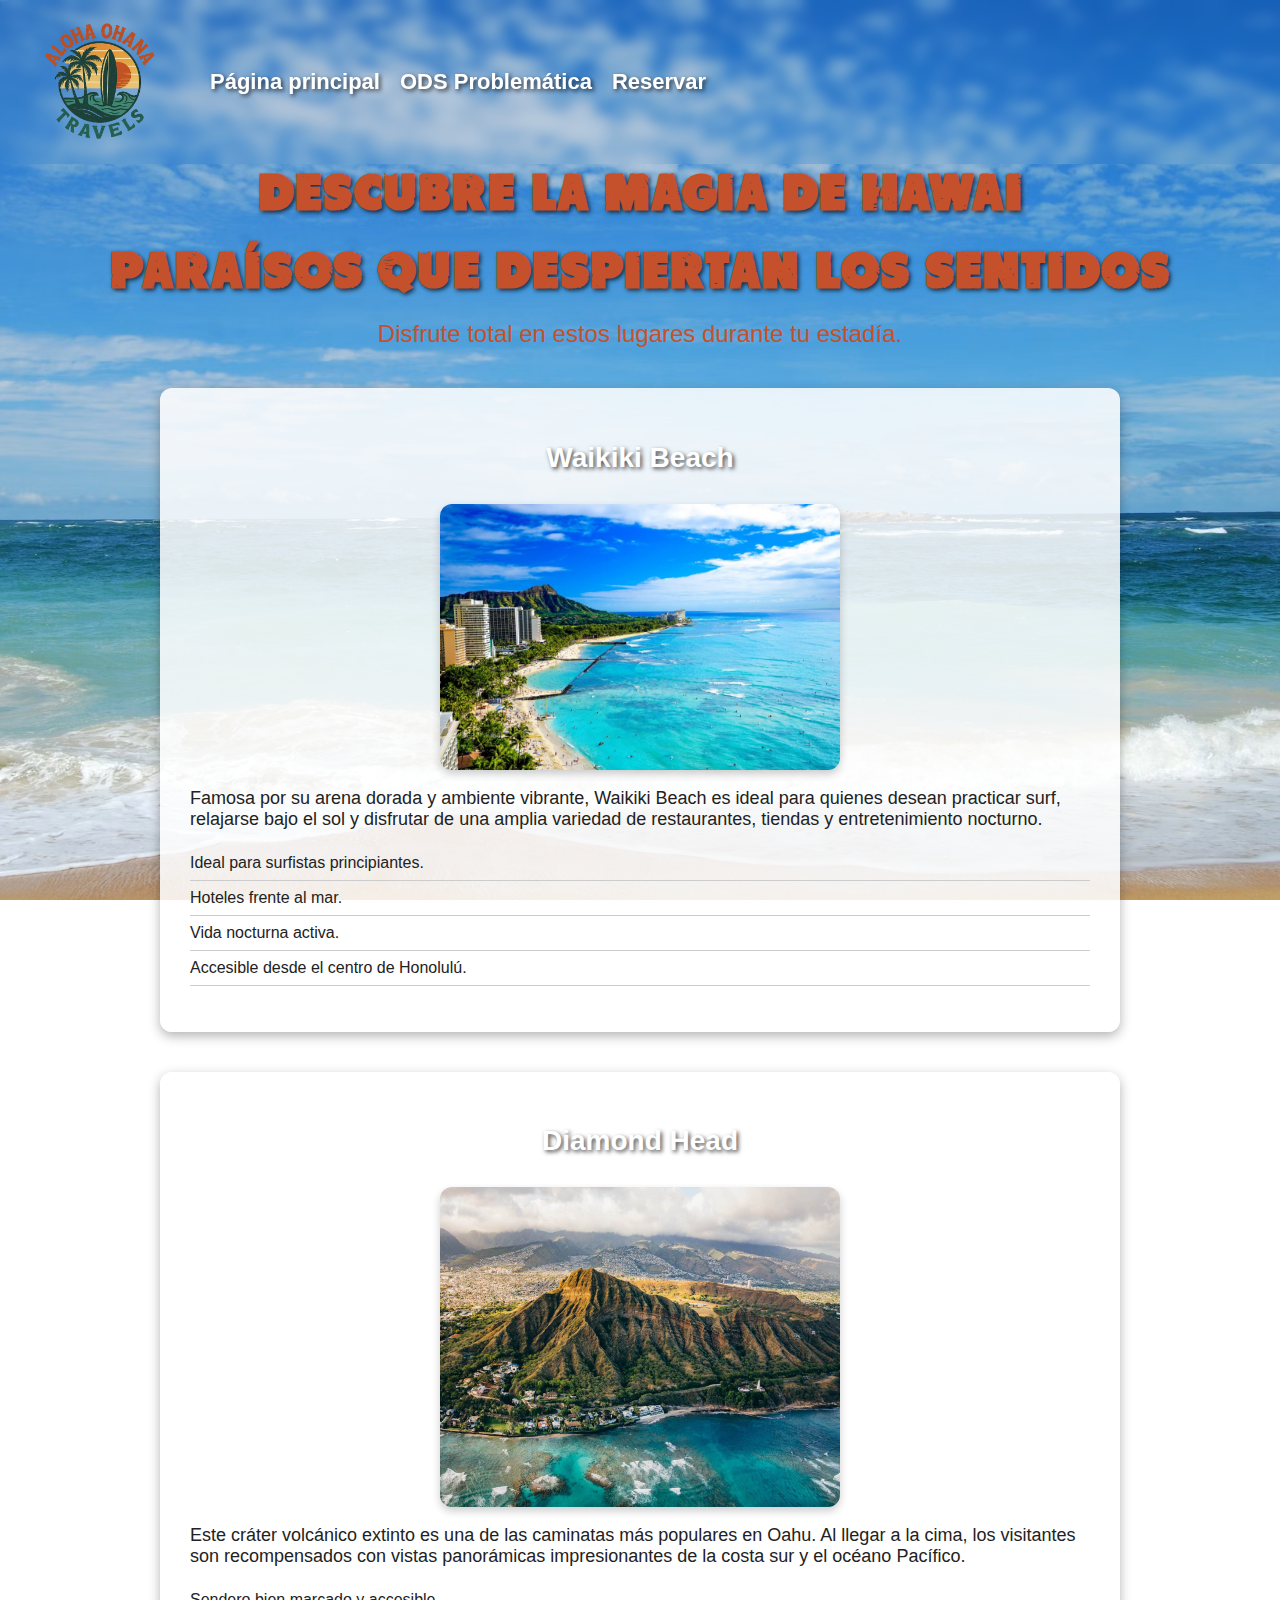
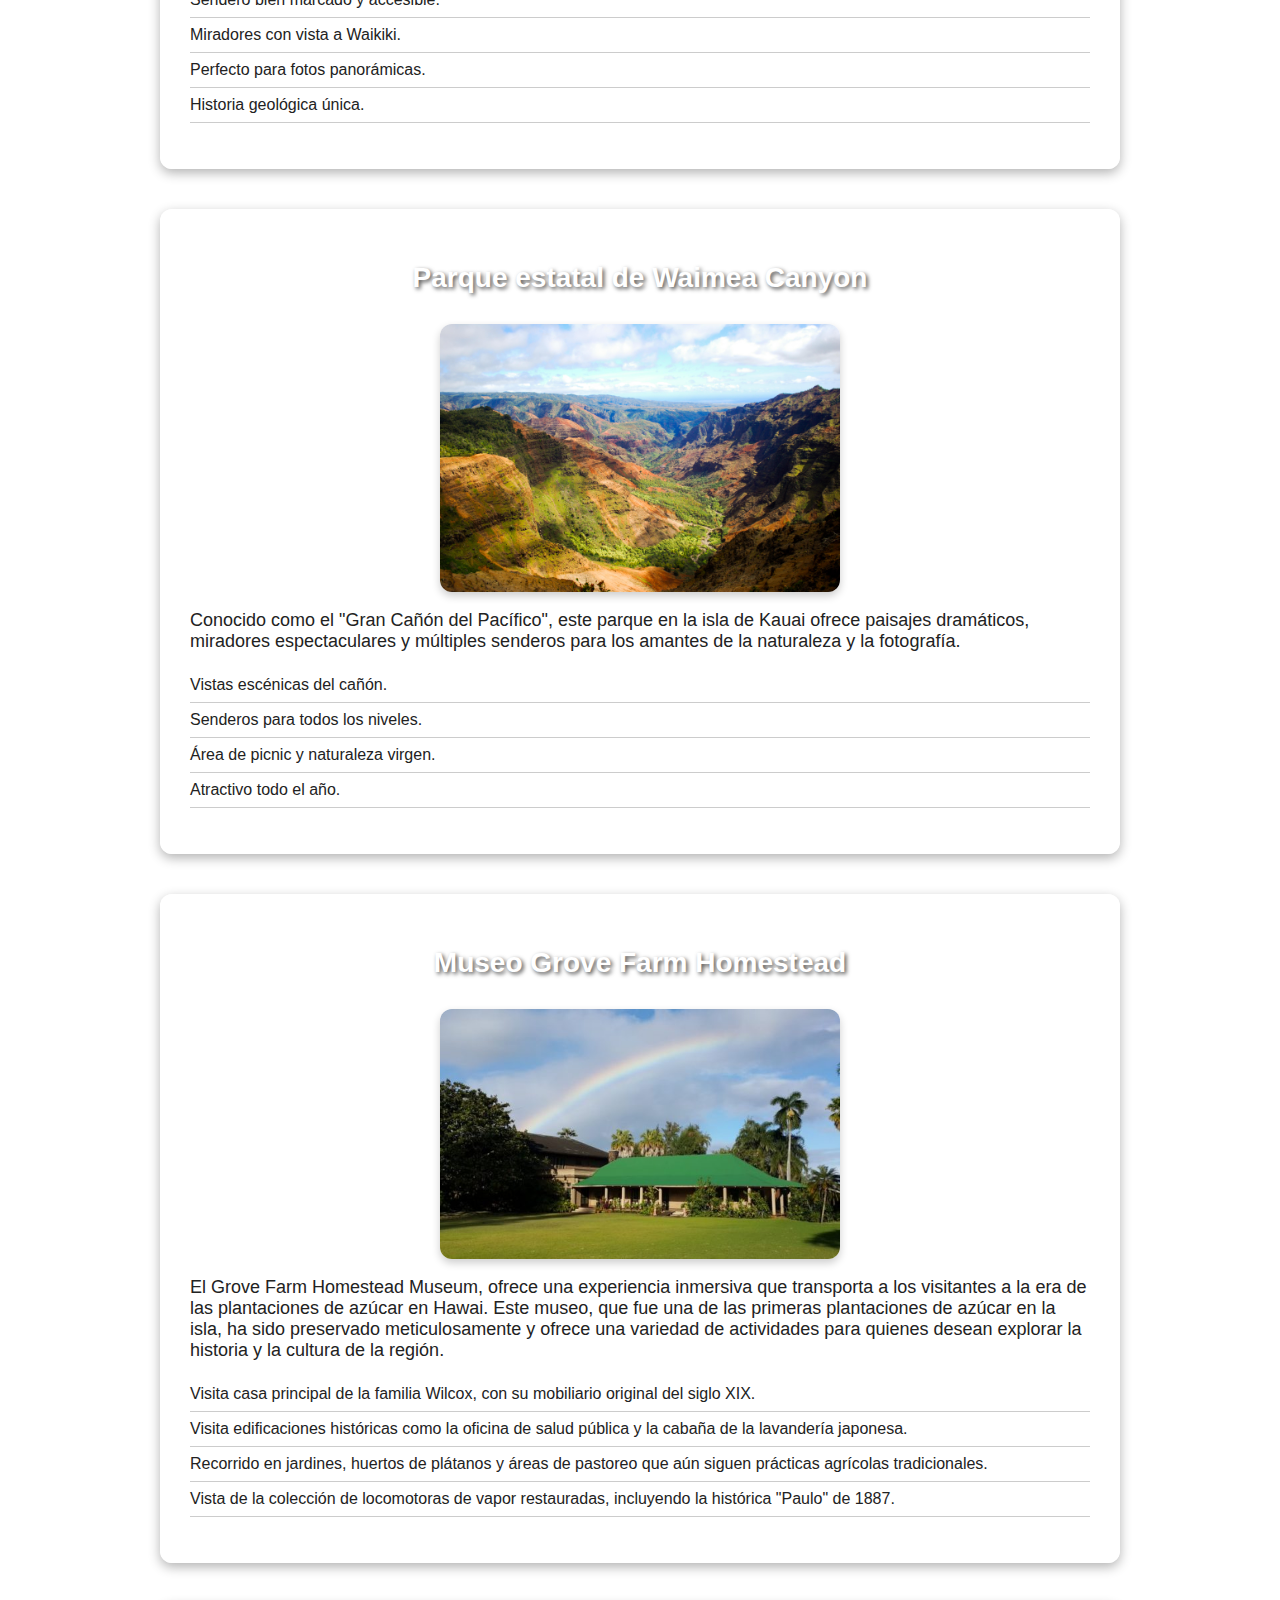
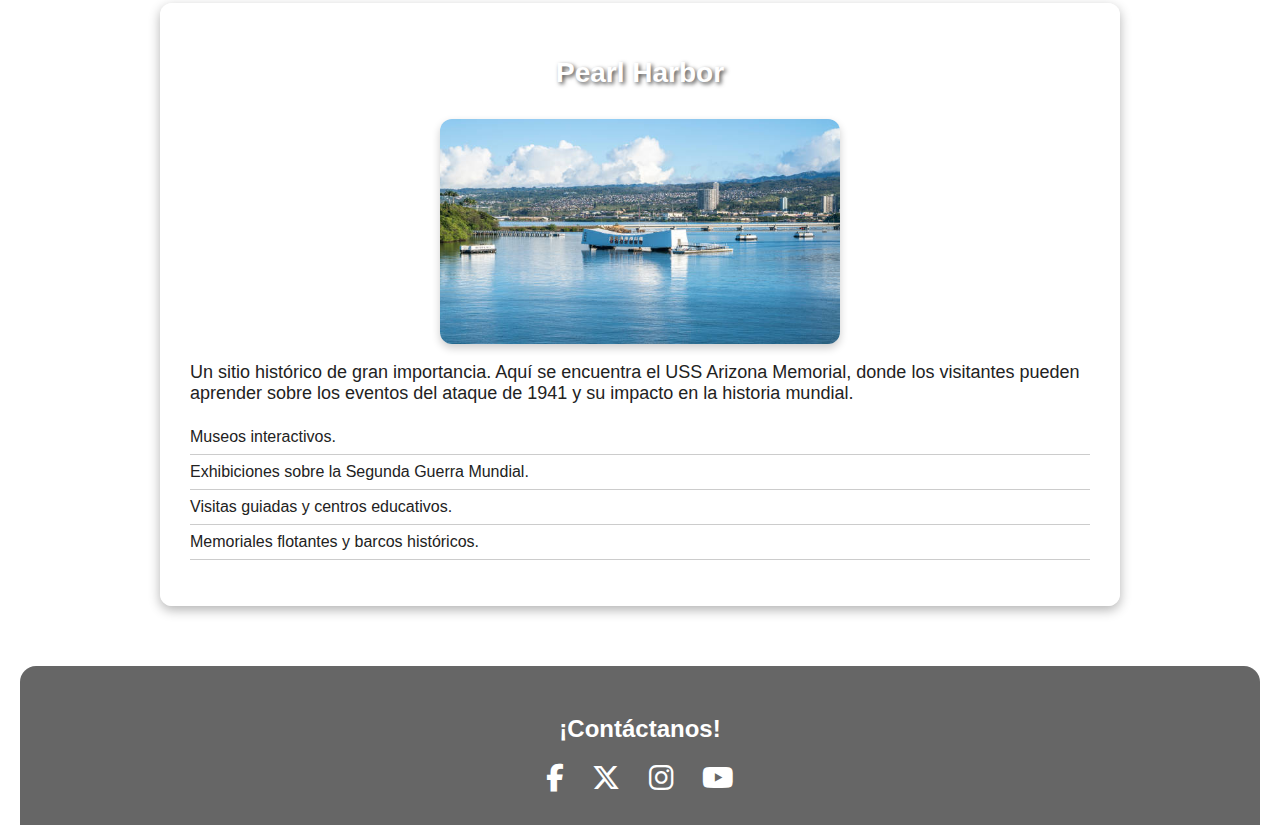
<file: sitios_turisticos.html>
<!DOCTYPE html>
<html lang="es">
<head>
  <meta charset="UTF-8" />
  <meta name="viewport" content="width=device-width, initial-scale=1.0" />
  <meta name="description" content="Explora los sitios turísticos más impresionantes de Hawai con Aloha Ohana Travels: playas paradisíacas, cráteres volcánicos, museos y maravillas naturales.">
  <link rel="icon" type="image/jpg" href="imagenes/logo_agencia.png"/>
  <title>Los Mejores Sitios Turísticos de Hawai | Guía Completa 2025 - Aloha Ohana Travels</title>
  <link rel="stylesheet" href="https://cdnjs.cloudflare.com/ajax/libs/font-awesome/6.5.0/css/all.min.css" />
  <link rel="stylesheet" href="estilos.css" />  
</head>
<body class="pagina-secundaria">

  <!-- Barra de navegación igual que en la página principal -->

  <div class="contenido">
      <nav class="navbar">
        <div class="logo">
          <img src="imagenes/logo_agencia.png" alt="Logo" />
        </div>
        <ul class="menu">
          <li><a href="index.html">Página principal</a></li> <!-- Redirige al archivo "index.html", es decir, la página de inicio -->
          <li><a href="index.html#ods-problematica">ODS Problemática</a></li> <!-- Redirige al archivo "index.html" y hace scroll hasta el elemento con id="ods-problematica" -->
          <li><a href="formulario_reserva.html">Reservar</a></li>
        </ul>
      </nav>

  <!-- Contenido de la página destino -->
  <div>
    <h1 class="titulo-principal">Descubre la magia de Hawai</h1>
    <h1 class="titulo-principal"> Paraísos que despiertan los sentidos</h1>
    <p class="subtitulo">Disfrute total en estos lugares durante tu estadía.</p>
  </div>


  <!-- Sección: Waikiki Beach -->
<section class="seccion-paquete" id="waikiki"> <!-- Contenedor general para el sitio -->
  <h2 class="titulo-seccion">Waikiki Beach</h2> <!-- Título del sitio -->
  <img src="imagenes/Wakiki-Beach.jpg" alt="Waikiki Beach" class="imagen-contenedor"> <!-- Imagen representativa -->
  <p class="descripcion-paquete">
    Famosa por su arena dorada y ambiente vibrante, Waikiki Beach es ideal para quienes desean practicar surf, 
    relajarse bajo el sol y disfrutar de una amplia variedad de restaurantes, tiendas y entretenimiento nocturno.
  </p>
  <ul class="lista-incluye"> <!-- Lista de características del sitio -->
    <li>Ideal para surfistas principiantes.</li>
    <li>Hoteles frente al mar.</li>
    <li>Vida nocturna activa.</li>
    <li>Accesible desde el centro de Honolulú.</li>
  </ul>
</section>

<!-- Sección: Diamond Head -->
<section class="seccion-paquete" id="diamond-head">
  <h2 class="titulo-seccion">Diamond Head</h2>
  <img src="imagenes/diamond_head.jpg" alt="Diamond Head" class="imagen-contenedor">
  <p class="descripcion-paquete">
    Este cráter volcánico extinto es una de las caminatas más populares en Oahu. 
    Al llegar a la cima, los visitantes son recompensados con vistas panorámicas impresionantes de la costa sur y el océano Pacífico.
  </p>
  <ul class="lista-incluye">
    <li>Sendero bien marcado y accesible.</li>
    <li>Miradores con vista a Waikiki.</li>
    <li>Perfecto para fotos panorámicas.</li>
    <li>Historia geológica única.</li>
  </ul>
</section>

<!-- Sección: Parque estatal de Waimea Canyon -->
<section class="seccion-paquete" id="waimea">
  <h2 class="titulo-seccion">Parque estatal de Waimea Canyon</h2>
  <img src="imagenes/waimea.jpg" alt="Waimea Canyon" class="imagen-contenedor">
  <p class="descripcion-paquete">
    Conocido como el "Gran Cañón del Pacífico", este parque en la isla de Kauai ofrece paisajes dramáticos, 
    miradores espectaculares y múltiples senderos para los amantes de la naturaleza y la fotografía.
  </p>
  <ul class="lista-incluye">
    <li>Vistas escénicas del cañón.</li>
    <li>Senderos para todos los niveles.</li>
    <li>Área de picnic y naturaleza virgen.</li>
    <li>Atractivo todo el año.</li>
  </ul>
</section>

<!-- Sección: Museo Grove Farm Homestead-->
<section class="seccion-paquete" id="grove-farm">
  <h2 class="titulo-seccion">Museo Grove Farm Homestead</h2>
  <img src="imagenes/museo.jpg" alt="Hanauma Bay" class="imagen-contenedor">
  <p class="descripcion-paquete">
    El Grove Farm Homestead Museum, ofrece una experiencia inmersiva que transporta a los visitantes a la era de las plantaciones de azúcar en Hawai. 
    Este museo, que fue una de las primeras plantaciones de azúcar en la isla, ha sido preservado meticulosamente y ofrece una variedad de actividades para quienes desean explorar la historia y la cultura de la región.</p>
  <ul class="lista-incluye">
    <li>Visita casa principal de la familia Wilcox, con su mobiliario original del siglo XIX.</li>
    <li>Visita edificaciones históricas como la oficina de salud pública y la cabaña de la lavandería japonesa.</li>
    <li>Recorrido en jardines, huertos de plátanos y áreas de pastoreo que aún siguen prácticas agrícolas tradicionales.</li>
    <li>Vista de la colección de locomotoras de vapor restauradas, incluyendo la histórica "Paulo" de 1887.</li>
  </ul>
</section>

<!-- Sección: Pearl Harbor -->
<section class="seccion-paquete" id="pearl-harbor">
  <h2 class="titulo-seccion">Pearl Harbor</h2>
  <img src="imagenes/pearl_harbor.jpg" alt="Pearl Harbor" class="imagen-contenedor">
  <p class="descripcion-paquete">
    Un sitio histórico de gran importancia. Aquí se encuentra el USS Arizona Memorial, donde los visitantes pueden 
    aprender sobre los eventos del ataque de 1941 y su impacto en la historia mundial.
  </p>
  <ul class="lista-incluye">
    <li>Museos interactivos.</li>
    <li>Exhibiciones sobre la Segunda Guerra Mundial.</li>
    <li>Visitas guiadas y centros educativos.</li>
    <li>Memoriales flotantes y barcos históricos.</li>
  </ul>
</section>
         <footer class="footer" id="contacto">
            <h2 class="footer-titulo">¡Contáctanos!</h2>
              <div class="redes-sociales">
                <a href="#" aria-label="Facebook"><i class="fab fa-facebook-f"></i></a>
                <a href="#" aria-label="X"><i class="fab fa-x-twitter"></i></a>
                <a href="#" aria-label="Instagram"><i class="fab fa-instagram"></i></a>
                <a href="#" aria-label="YouTube"><i class="fab fa-youtube"></i></a>
              </div>
          </footer>


</body>
</html>
</file>
<file: estilos.css>
@font-face {
  font-family: fuentep;
  src: url(./fonds/fuentep.woff);
}

/* Fondo de la página */
body {
  margin: 0;
  padding: 0;
  background-image: url('imagenes/fondo_playa.jpg');
  background-size: cover;            /* Cubre toda la pantalla */
  background-position: center;       /* Centrado */
  background-repeat: no-repeat;      /* No se repite */
  height: 100vh;                     /* Altura completa de la ventana */
  background-attachment: fixed;      /* Hace que la imagen de fondo también se desplace a medida que lo hago a través de la página*/
  font-family: Arial, sans-serif;
  color: white;
}

/* Fondo exclusivo para la página paquetes y sitios turísiticos.html */
.pagina-secundaria {
  background-image: url("imagenes/imagen_fondo_paquetes.jpg"); /* Ruta de la imagen de fondo */
  background-size: cover;         /* Ajusta la imagen para cubrir toda la pantalla */
  background-position: center;    /* Centra la imagen */
  background-repeat: no-repeat;   /* No se repite */
  min-height: 100vh;              /* Altura completa de la ventana */
  background-attachment: fixed;      /* Hace que la imagen de fondo también se desplace a medida que lo hago a través de la página*/
  font-family: Arial, sans-serif;
  color: white;
}

/* Fondo exclusivo para la página problematica_ods.html */
.pagina-ods {
  background-image: url("imagenes/caserio_hawai.jpg"); /* Ruta de la imagen de fondo */
  background-size: cover;         /* Ajusta la imagen para cubrir toda la pantalla */
  background-position: center;    /* Centra la imagen */
  background-repeat: no-repeat;   /* No se repite */
  min-height: 100vh;              /* Altura completa de la ventana */
  background-attachment: fixed;      /* Hace que la imagen de fondo también se desplace a medida que lo hago a través de la página*/
  font-family: Arial, sans-serif;
  color: white;
}

.pagina-ods .subtitulo {
  color: white;
}


/* Contenedor de contenido*/
.contenido {
  padding-top: 140px; /* Para que el contenido no se traslape con la barra de navegación arriba */
  padding-left: 20px; /*Borde a la izquierda donde se empieza a mostrar contenido*/
  padding-right: 20px; /*Borde a la derecha hasta donde se muestra contenido*/
}

/* Barra de navegación */
.navbar {
  position: fixed;              /* Fija la barra de navegación en la parte superior de la pantalla incluso al hacer scroll */
  top: 0;                       /* Posiciona la barra en la parte superior */
  left: 0;                      /* Alinea la barra completamente al borde izquierdo */
  width: 100%;                  /* Hace que la barra ocupe todo el ancho de la pantalla */
  z-index: 1000;                /* Asegura que la barra quede por encima de otros elementos de la página */
  display: flex;                /* Usa Flexbox para distribuir los elementos internos (logo y menú) */
  align-items: center;          /* Centra verticalmente los elementos dentro de la barra */
  /* background-color: rgba(0, 0, 0, 0.5); */  /* Fondo semitransparente negro (opcional)*/
  padding: 10px 30px;           /* Espaciado interno: 10px arriba/abajo y 30px a los lados */
  border-radius: 10px;          /* Bordes redondeados de la barra */
  gap: 40px;                    /* Espacio entre el logo y el menú de navegación */
  flex-wrap: wrap;              /* Permite que los elementos internos se acomoden en múltiples líneas si es necesario */
  backdrop-filter: blur(6px);   /* Aplica un efecto de desenfoque detrás de la barra para una apariencia de vidrio difuso */
}


.logo img {
  height: 140px;         /* Establece la altura fija de la imagen del logo en 140 píxeles */
  max-width: 100%;       /* Asegura que el ancho de la imagen no exceda el ancho de su contenedor */
  object-fit: contain;   /* Escala la imagen para que se ajuste dentro del contenedor sin recortarse, manteniendo su proporción */
}


/* Menú de navegación */
.menu {
  list-style: none;     /* Elimina los estilos predeterminados de lista (viñetas) */
  display: flex;        /* Usa Flexbox para organizar los ítems de la lista en línea horizontal */
  gap: 20px;            /* Espacio horizontal de 20px entre cada ítem del menú */
  margin: 0;            /* Elimina el margen exterior de la lista */
  padding: 0;           /* Elimina el padding interno de la lista */
}

.menu li a {
  color: white;                                 /* Color del texto de los enlaces: blanco */
  text-decoration: none;                          /* Quita el subrayado de los enlaces */
  font-size: 22px;                                /* Tamaño de fuente de los enlaces */
  font-weight: bold;                              /* Estilo de texto en negrita */
  transition: color 0.3s;                         /* Efecto de transición suave en el color al pasar el mouse (duración: 0.3s) */
  text-shadow: 2px 2px 4px rgba(0, 0, 0, 0.7);  /* Sombra en el texto: dirección, desenfoque y color negro semitransparente */
}

.menu li a:hover {
  color: #FFD700;     /* Amarillo dorado al pasar el mouse */
}

.titulo-principal {
  color: #C4512C;                                /* Define el color del texto en un tono naranja/rojizo */
  font-family: fuentep;
  font-size: 36px;                                 /* Establece el tamaño de fuente en 36 píxeles */
  font-weight: bold;                               /* Aplica negrita al texto */
  position: relative;                              /* Permite posicionamientos relativos respecto a su posición normal (útil para ajustes o posicionamientos hijos absolutos) */
  text-align: center;                              /* Centra horizontalmente el texto dentro de su contenedor */
  text-shadow: 2px 2px 4px rgba(0, 0, 0, 0.7);   /* Aplica una sombra al texto para dar profundidad: 2px a la derecha, 2px abajo, difuminado de 4px y color negro semitransparente */
}

.subtitulo {
  color: #C4512C;                                  /* Establece el color del texto en un tono naranja/rojizo, igual al del título principal */
  font-size: 24px;                                   /* Define un tamaño de fuente de 24 píxeles */
  font-weight: normal;                               /* Usa peso de fuente normal (no en negrita) */
  margin-top: 10px;                                  /* Agrega un margen superior de 10 píxeles para separar el subtítulo del elemento anterior */
  text-align: center;                                /* Centra el texto horizontalmente dentro de su contenedor */
  /*text-shadow: 1px 1px 3px rgba(0, 0, 0, 0.6);     /* Aplica una sombra al texto: 1px a la derecha, 1px abajo, difuminado de 3px con color negro semitransparente */
}

/* Contenedor de las cajas */
.contenedor-cajas {
  display: flex;               /* Establece un contenedor flexible (flexbox) para organizar los elementos hijos en línea */
  justify-content: center;     /* Centra horizontalmente las cajas dentro del contenedor */
  gap: 30px;                   /* Establece un espacio de 30 píxeles entre cada caja */
  margin-top: 40px;            /* Añade un margen superior de 40 píxeles para separar el contenedor del contenido anterior */
  padding: 0 20px;             /* Añade un padding lateral de 20 píxeles (izquierda y derecha), sin padding superior/inferior */
  flex-wrap: wrap;             /* Permite que se acomoden en pantallas pequeñas */
}

/* Cada caja individual */
.caja {
  /*background-color: rgba(255, 255, 255, 0.886);*/ /* Color de fondo blanco semitransparente */
  padding: 20px;                                /* Espaciado interno de 20 píxeles alrededor del contenido */
  width: 250px;                                 /* Ancho fijo de 250 píxeles para cada caja */
  border-radius: 12px;                          /* Bordes redondeados con un radio de 12 píxeles */
  text-align: center;                           /* Centra horizontalmente el texto y contenido dentro de la caja */
  box-shadow: 0 4px 8px rgba(0, 0, 0, 0.3);   /* Sombra para dar profundidad a la caja */
}

.caja:hover {
  box-shadow: 0 6px 16px rgba(0, 0, 0, 0.5);  /* Aumenta la sombra al pasar el cursor, para dar efecto de elevación */
  transform: scale(1.15);                       /* Agranda la caja un 15% al hacer hover */
  transition: all 0.3s ease;                    /* Anima suavemente todos los cambios en 0.3 segundos */
  cursor: pointer;                              /* Cambia el cursor a forma de mano, indicando que es interactivo */
}

/* Título de cada caja */
.caja h3 {
  margin: 0;                   /* Elimina el margen alrededor del título */
  font-size: 20px;             /* Tamaño de fuente de 20 píxeles */
  color: black;               /* Color gris oscuro para el texto */
  font-family: 'Trebuchet MS', sans-serif;
}

.imagen-paquete {
  width: 100%;                /* La imagen ocupa el 100% del ancho de la caja */
  border-radius: 10px;        /* Bordes redondeados de 10 píxeles para la imagen */
  margin-top: 10px;           /* Margen superior para separar la imagen del contenido anterior */
}

.link-caja {
  text-decoration: none;      /* Quita el subrayado del enlace */
  color: inherit;             /* Hereda el color del texto de la caja */
  display: inline-block;      /* Hace que el enlace actúe como bloque para que abarque toda la caja */
}

.link-caja:hover .caja {
  box-shadow: 0 6px 16px rgba(0, 0, 0, 0.5);  /* Mantiene el efecto hover en la caja */
  transform: scale(1.15);                       /* Aumenta la caja al hacer hover sobre el enlace */
  transition: all 0.3s ease;                    /* Suaviza la transición */
  cursor: pointer;                              /* Cambia el cursor a mano */
}





.seccion {
  width: 100%;                                 /* Ancho completo */
  margin-top: 80px;                            /* Separación entre secciones */
}

.titulo-seccion {
  color: white;                                 /* Texto blanco */
  font-size: 28px;                                /* Tamaño del título */
  font-weight: bold;                              /* Negrita */
  text-align: center;                             /* Centrado */
  text-shadow: 2px 2px 4px rgba(0, 0, 0, 0.7);  /* Sombra profunda */
  margin-bottom: 30px;                            /* Margen inferior */
  transition: all 0.3s ease;                      /* Prepara la transición para cualquier cambio de estilo */
  text-decoration: none;                          /* Elimina el subrayado del enlace */
  cursor: pointer;                                /* Cambia el cursor a una mano al pasar el mouse */    
}

.titulo-seccion:hover {
  color: red;                    /* Cambia el color del texto a rojo al pasar el cursor */
  font-size: 34px;                 /* Aumenta el tamaño de fuente a 34 píxeles en hover */
  transition: all 0.3s ease;       /* Aplica una transición suave para todos los cambios en 0.3 segundos */
  cursor: pointer;                 /* Cambia el cursor a mano para indicar que es interactivo */
  }

.contenedor-destinos {
  display: flex;                               /* Usa flexbox */
  flex-wrap: wrap;                             /* Permite que se ajusten a múltiples líneas */
  justify-content: center;                     /* Centrado horizontal */
  max-width: 100%;                             /* Ancho máximo */
  gap: 30px;                                   /* Espaciado entre elementos */
  margin: 30px 0;                              /* Margen vertical */
}

.destino {
  background-color: rgba(255, 255, 255, 0.85); /* Fondo blanco semitransparente */
  width: 240px;                                  /* Ancho fijo de la tarjeta */
  border-radius: 12px;                           /* Bordes redondeados */
  text-align: center;                            /* Centra el texto horizontalmente */
  padding: 15px;                                 /* Espacio interno */
  box-shadow: 0 4px 10px rgba(0, 0, 0, 0.3);   /* Sombra sutil */
}

.destino img {
  width: 100%;                                 /* Imagen ocupa todo el ancho */
  height: 150px;                               /* Altura fija */
  object-fit: cover;                           /* Cubre el área sin deformarse */
  border-radius: 8px;                          /* Bordes redondeados */
  margin-bottom: 10px;                         /* Espacio debajo */
}

.destino h3 {
  margin: 10px 0 5px;                          /* Espaciado superior e inferior */
  font-size: 18px;                             /* Tamaño del título */
  color: black;                               /* Gris oscuro */
  font-family: 'Trebuchet MS', sans-serif;
}

.destino p {
  font-size: 14px;                             /* Tamaño de fuente del texto */
  color: #555;                               /* Gris medio */
}

.destino:hover {
  box-shadow: 0 6px 16px rgba(0, 0, 0, 0.5);    /* Mayor sombra en hover */
  transform: scale(1.05);                         /* Agranda la tarjeta 5% */
  transition: all 0.3s ease;                      /* Transición suave */
  cursor: pointer;                                /* Cursor en forma de mano */
}

.contenido-ods {
  background-color: rgba(255, 255, 255, 0.85); /* Fondo blanco semitransparente */
  border-radius: 8px;                            /* Bordes redondeados */
  width: 100%;                                   /* Ocupa todo el ancho disponible */
  max-width: 700px;                              /* Ancho máximo */
  margin: 0 auto;                                /* Centrado horizontal */
  float: none;                                   /* No flota */
  padding: 20px;                                 /* Espaciado interno */
  box-sizing: border-box;                        /* Incluye padding en el ancho total */
}

.subtitulo-ods {
  text-align: center;  
  font-size: 18px;                               /* Tamaño del subtítulo */
  color: rgb(13, 12, 12);                      /* Color muy oscuro */
  text-shadow: 1px 1px 3px rgba(0, 0, 0, 0.6); /* Sombra suave */
  margin-bottom: 10px;                           /* Separación inferior */
}

.descripcion-ods {
  /*background-color: rgb(217, 174, 127);            /* Establece el color de fondo con un tono naranjado */
  color: rgb(14, 13, 13);                         /* Color del texto */
  font-size: 15px;                                  /* Tamaño legible */
  margin-bottom: 20px;                              /* Tamaño de fuente del texto */
  color: #555;                                   /* Separación inferior */
}

.video-ods iframe {
  border-radius: 10px;                            /* Bordes redondeados */
  box-shadow: 0 4px 12px rgba(0, 0, 0, 0.4);    /* Sombra pronunciada */
  margin-bottom: 20px;                            /* Espacio inferior */
}

.enlace-solucion a {
  color: #3c00ff;                            /* Azul intenso */
  font-weight: bold;                           /* Negrita */
  font-size: 18px;                             /* Tamaño legible */
  text-decoration: none;                       /* Sin subrayado */
}

.enlace-solucion a:hover {
  text-decoration: underline;                  /* Subrayado en hover */
}

:target {
  scroll-margin-top: 180px;                    /* Deja espacio al hacer scroll a una posición en especial en la página */
}

html {
  scroll-behavior: smooth;                     /* Desplazamiento suave en toda la página */
}


.seccion-mapa {
  margin-top: 60px;                               /* Separación desde el elemento anterior */
  padding: 20px;                                  /* Relleno interno */
  background-color: rgba(255, 255, 255, 0.85);  /* Fondo blanco semitransparente */
  border-radius: 12px;                            /* Bordes redondeados */
  box-shadow: 0 4px 12px rgba(0, 0, 0, 0.3);    /* Sombra */
  max-width: 90%;                                 /* Ancho máximo del contenedor */
  margin-left: auto;                              /* Centrado horizontal */
  margin-right: auto;
}

.titulo-mapa {
  font-size: 24px;                             /* Tamaño del título */
  color: #333;                               /* Color oscuro */
  text-align: center;                          /* Centrado */
  margin-bottom: 20px;                         /* Margen inferior */
}

.mapa-contenedor iframe {
  width: 100%;                                    /* Ocupa todo el ancho */
  height: 400px;                                  /* Altura fija */
  border-radius: 10px;                            /* Bordes redondeados */
  box-shadow: 0 4px 10px rgba(0, 0, 0, 0.3);    /* Sombra */
}

.footer {
  background-color: rgba(0, 0, 0, 0.6);      /* Fondo negro semitransparente */
  padding: 30px 20px;                          /* Espaciado interno */
  text-align: center;                          /* Centrado */
  color: white;                              /* Texto blanco */
  margin-top: 60px;                            /* Separación del contenido */
  border-top-left-radius: 16px;                /* Bordes redondeados arriba */
  border-top-right-radius: 16px;
}

.footer-titulo {
  font-size: 24px;                             /* Tamaño de fuente */
  margin-bottom: 20px;                         /* Espacio debajo */
}

.redes-sociales a {
  color: white;                              /* Color inicial */
  margin: 0 12px;                              /* Separación entre íconos */
  font-size: 28px;                             /* Tamaño del ícono */
  text-decoration: none;                       /* Sin subrayado */
  transition: color 0.3s;                      /* Transición suave */
}

.redes-sociales a:hover {
  color: #FFD700;                            /* Cambia a dorado al pasar el mouse */
}

/*Eso es para la página paquetes.html*/

/* Estilo para el contenedor principal de cada paquete */
.seccion-paquete {
  background-color: rgba(255, 255, 255, 0.85);  /* Fondo blanco semitransparente para resaltar el contenido */
  color: #222;                                  /* Texto en gris oscuro para buena legibilidad */
  padding: 30px;                                  /* Espacio interno alrededor del contenido */
  margin: 40px auto;                              /* Margen superior e inferior + centrado horizontal */
  max-width: 900px;                               /* Limita el ancho del contenedor para que no se vea muy ancho en pantallas grandes */
  border-radius: 12px;                            /* Bordes redondeados para suavizar el diseño */
  box-shadow: 0 4px 12px rgba(0,0,0,0.3);       /* Sombra para dar profundidad */
}



/* Descripción general del paquete */
.descripcion-paquete {
  font-size: 18px;                              /* Tamaño de fuente legible */
  margin-bottom: 15px;                          /* Espacio entre el párrafo y la lista */
}

/* Lista de servicios incluidos */
.lista-incluye {
  list-style: none;                             /* Elimina viñetas */
  padding-left: 0;                              /* Quita indentación izquierda */
}

/* Estilo de cada ítem en la lista de "Incluye" */
.lista-incluye li {
  padding: 8px 0;                                 /* Espacio vertical entre ítems */
  border-bottom: 1px solid #ccc;                /* Línea separadora entre ítems */
}



/* Secciones de contenido */
.seccion-crisis,
.seccion-ods,
.seccion-soluciones {
  background-color: #fff;
  border-radius: 12px;
  box-shadow: 0 2px 8px rgba(0, 0, 0, 0.1);
  margin: 30px auto;
  padding: 25px 30px;
  max-width: 900px;
}

.seccion-crisis h2,
.seccion-ods h2,
.seccion-soluciones h2 {
  color: black;
  font-size: 1.8em;
  margin-bottom: 15px;
  border-left: 5px solid #26a69a;
  padding-left: 10px;
  font-family: 'Trebuchet MS', sans-serif;
}

.seccion-crisis p,
.seccion-ods p,
.seccion-soluciones p {
  color: #333;
  line-height: 1.6;
  font-size: 1em;
  font-family: 'Trebuchet MS', sans-serif;
}

.lista-ods,
.lista-soluciones {
  list-style: disc;
  padding-left: 20px;
  color: #333;
  font-family:'Trebuchet MS', sans-serif;
}

.lista-ods li,
.lista-soluciones li {
  margin-bottom: 10px;
  font-size: 1em;
  font-family: 'Trebuchet MS', sans-serif;
}

@media (max-width: 768px) {
  .seccion-crisis,
  .seccion-ods,
  .seccion-soluciones {
    padding: 20px;
    margin: 20px 10px;
  }

  .titulo-principal {
    font-size: 1.5em;
  }

  .subtitulo {
    font-size: 1em;
  }
}

.imagen-contenedor {
  display: block;
  margin: 0 auto;
  width: 60%;                                      /* Cambiar esto a 50%, 40%, etc. para ajustar el tamaño */
  max-width: 400px;                                /* Limita el tamaño máximo */
  border-radius: 12px;                             /* Opcional: bordes redondeados */
  box-shadow: 0 4px 8px rgba(0, 0, 0, 0.2);      /* Sombra para resaltar */
}

.video-centrado {
  display: flex;
  justify-content: center;
  margin-top: 20px;
  margin-bottom: 20px;
}



/* Esto es para el saludo en la página principal, que cambie según la hora del dia*/

#saludo {
      opacity: 0;                                 /* Oculta el elemento haciéndolo totalmente transparente */
      transform: translateY(-20px);               /* Desplaza el elemento 20 píxeles hacia arriba */
      animation: aparecer 1.5s ease-out forwards; /* Aplica la animación 'aparecer' en 1.5s, suavizada al final y mantiene el estado final */
      font-family: sans-serif;                    /* Usa una fuente sin serifas (moderna y limpia) */
      font-size: 24px;                            
      text-align: center;                         /* Centra el texto horizontalmente */
      margin-top: 10px;                          /* Añade un espacio de 10 píxeles arriba del elemento */
      color: #C4512C;                              /* Color del texto gris oscuro */
      /*text-shadow: 1px 1px 3px rgba(0, 0, 0, 0.6);*/
    }

    @keyframes aparecer {                         /* Define la animación llamada 'aparecer' */
      to {                                
        opacity: 1;                               /* Hace el elemento completamente visible */
        transform: translateY(0);                 /* Lo devuelve a su posición original (elimina el desplazamiento hacia arriba) */ 
      }
    }

/* Acá arriba finaliza lo relacionado para el saludo en la página principal, que cambie según la hora del dia */

.menu-toggle {
  display: none;
  background: none;
  border: none;
  font-size: 26px;
  color: #C4512C;
  cursor: pointer;
}

/* Responsive */
@media screen and (max-width: 768px) {
  .menu {
    display: none;
    flex-direction: column;
    background-color: white;
    position: absolute;
    top: 70px;
    right: 20px;
    width: 200px;
    box-shadow: 0 4px 12px rgba(0, 0, 0, 0.2);
    border-radius: 10px;
    z-index: 1000;
  }

  .menu li {
    text-align: right;
    padding: 15px;
    border-bottom: 1px solid #ddd;
  }

  .menu-toggle {
    display: block;
    position: absolute;
    top: 20px;
    right: 25px;
  }

  .menu.active {
    display: flex;
  }
}
</file>
<file: estilos_formulario.css>
/* Estilos para el formulario de reserva */
.formulario-reserva {
  max-width: 600px;
  margin: 30px auto;
  padding: 40px;
  background-color: rgba(255, 255, 255, 0.95);
  border-radius: 12px;
  box-shadow: 0 4px 12px rgba(0, 0, 0, 0.2);
  color: #333;
}

.grupo-formulario {
  margin-bottom: 20px;
}

.grupo-formulario label {
  display: block;
  margin-bottom: 8px;
  font-weight: bold;
  color: #C4512C;
}

.grupo-formulario input,
.grupo-formulario select,
.grupo-formulario textarea {
  width: 97%;
  padding: 12px;
  border: 1px solid #ddd;
  border-radius: 8px;
  font-size: 16px;
  background-color: #f9f9f9;
}

.grupo-formulario input:focus,
.grupo-formulario select:focus,
.grupo-formulario textarea:focus {
  border-color: #FFD700;
  outline: none;
}

.boton-reserva {
  background-color: #C4512C;
  color: white;
  border: none;
  padding: 12px 25px;
  font-size: 18px;
  border-radius: 8px;
  cursor: pointer;
  width: 100%;
  transition: background-color 0.3s;
}

.boton-reserva:hover {
  background-color: #FFD700;
}

/* Estilo para el calendario */

input[type="date"] {    /* Selecciona todos los elementos <input> cuyo tipo sea "date" */
  appearance: none;     /* Elimina el estilo predeterminado del navegador para que se pueda personalizar completamente */
  background: url('imagenes/salida.png') no-repeat 95% center;   /* Establece una imagen de fondo (icono de calendario), evita que se repita (no-repeat) y la posiciona en 95% del ancho (a la derecha) y centrada verticalmente */
  background-size: 20px;   /* Ajusta el tamaño del icono de fondo a 20 píxeles (ancho y alto) */
}
</file>
